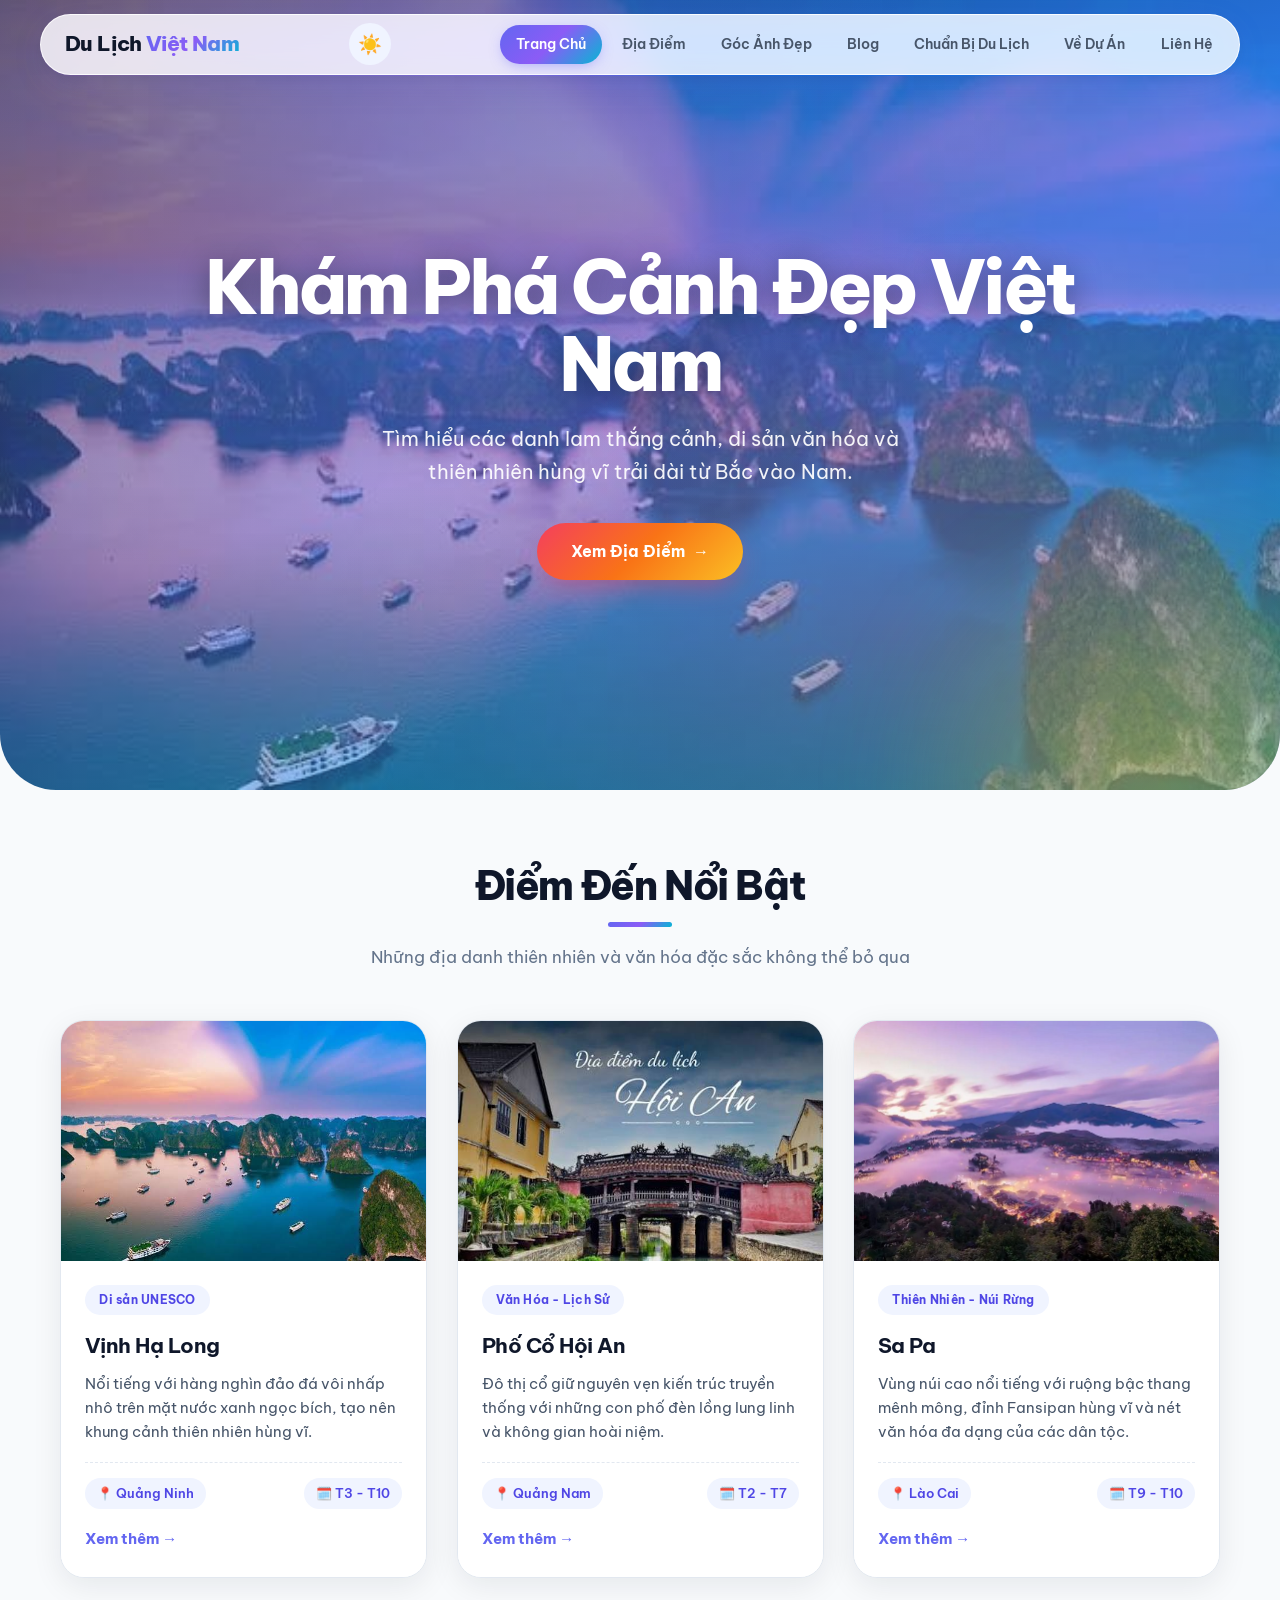
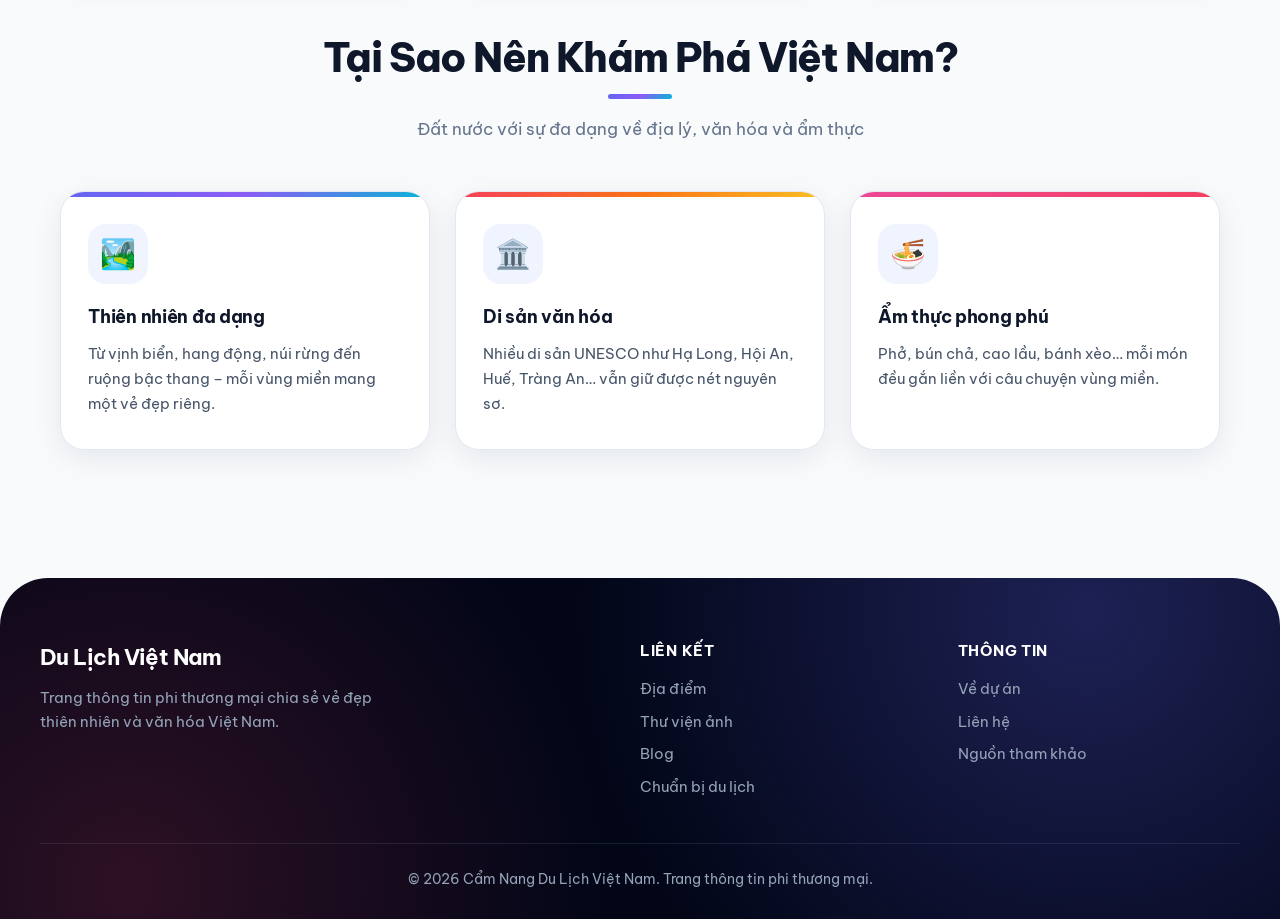
<file: index.html>
<!DOCTYPE html>
<html lang="vi">

<head>
    <meta charset="UTF-8">
    <meta name="viewport" content="width=device-width, initial-scale=1.0">
    <title>Khám Phá Vẻ Đẹp Việt Nam | Cẩm Nang Du Lịch</title>
    <link rel="preconnect" href="https://fonts.googleapis.com">
    <link rel="preconnect" href="https://fonts.gstatic.com" crossorigin>
    <link href="https://fonts.googleapis.com/css2?family=Be+Vietnam+Pro:wght@400;500;600;700;800&display=swap" rel="stylesheet">
    <script>
        (function(){var t=localStorage.getItem("theme");if(t==="dark"||(!t&&window.matchMedia("(prefers-color-scheme: dark)").matches)){document.documentElement.setAttribute("data-theme","dark");}})();
    </script>
    <link rel="stylesheet" href="css/style.css">
</head>

<body>
    <header>
        <nav class="navbar">
            <div class="logo">
                <a href="index.html">Du Lịch <span>Việt Nam</span></a>
            </div>
            <div class="nav-actions">
                <button class="theme-toggle" aria-label="Chuyển giao diện sáng/tối" onclick="toggleTheme()">
                    <span class="icon-sun">☀️</span>
                    <span class="icon-moon">🌙</span>
                </button>
                <button class="menu-toggle" aria-label="Mở menu" onclick="toggleMenu()">
                    <span></span><span></span><span></span>
                </button>
            </div>
            <ul class="nav-links">
                <li><a href="index.html" class="active">Trang Chủ</a></li>
                <li><a href="destinations.html">Địa Điểm</a></li>
                <li><a href="gallery.html">Góc Ảnh Đẹp</a></li>
                <li><a href="blog.html">Blog</a></li>
                <li><a href="tips.html">Chuẩn Bị Du Lịch</a></li>
                <li><a href="about.html">Về Dự Án</a></li>
                <li><a href="contact.html">Liên Hệ</a></li>
            </ul>
        </nav>
    </header>

    <section class="hero">
        <h1>Khám Phá Cảnh Đẹp Việt Nam</h1>
        <p>Tìm hiểu các danh lam thắng cảnh, di sản văn hóa và thiên nhiên hùng vĩ trải dài từ Bắc vào Nam.</p>
        <a href="destinations.html" class="btn">Xem Địa Điểm</a>
    </section>

    <main class="container">
        <div class="section-title">
            <h2>Điểm Đến Nổi Bật</h2>
            <p>Những địa danh thiên nhiên và văn hóa đặc sắc không thể bỏ qua</p>
        </div>

        <div class="grid-container">
            <article class="card">
                <img src="images/vinhhalong_1.jpg" alt="Vịnh Hạ Long">
                <div class="card-body">
                    <span class="badge">Di sản UNESCO</span>
                    <h3 class="card-title">Vịnh Hạ Long</h3>
                    <p class="card-text">Nổi tiếng với hàng nghìn đảo đá vôi nhấp nhô trên mặt nước xanh ngọc bích, tạo
                        nên khung cảnh thiên nhiên hùng vĩ.</p>
                    <div class="card-info">
                        <span>📍 Quảng Ninh</span>
                        <span>🗓️ T3 - T10</span>
                    </div>
                    <a href="destinations.html" class="card-link">Xem thêm →</a>
                </div>
            </article>

            <article class="card">
                <img src="images/phocohoian_1.jpg" alt="Phố Cổ Hội An">
                <div class="card-body">
                    <span class="badge">Văn Hóa - Lịch Sử</span>
                    <h3 class="card-title">Phố Cổ Hội An</h3>
                    <p class="card-text">Đô thị cổ giữ nguyên vẹn kiến trúc truyền thống với những con phố đèn lồng lung
                        linh và không gian hoài niệm.</p>
                    <div class="card-info">
                        <span>📍 Quảng Nam</span>
                        <span>🗓️ T2 - T7</span>
                    </div>
                    <a href="destinations.html" class="card-link">Xem thêm →</a>
                </div>
            </article>

            <article class="card">
                <img src="images/sapa_1.jpg" alt="Sa Pa">
                <div class="card-body">
                    <span class="badge">Thiên Nhiên - Núi Rừng</span>
                    <h3 class="card-title">Sa Pa</h3>
                    <p class="card-text">Vùng núi cao nổi tiếng với ruộng bậc thang mênh mông, đỉnh Fansipan hùng vĩ và
                        nét văn hóa đa dạng của các dân tộc.</p>
                    <div class="card-info">
                        <span>📍 Lào Cai</span>
                        <span>🗓️ T9 - T10</span>
                    </div>
                    <a href="destinations.html" class="card-link">Xem thêm →</a>
                </div>
            </article>
        </div>

        <div class="section-title" style="margin-top: 3.5rem;">
            <h2>Tại Sao Nên Khám Phá Việt Nam?</h2>
            <p>Đất nước với sự đa dạng về địa lý, văn hóa và ẩm thực</p>
        </div>

        <div class="tips-grid">
            <div class="tip-card">
                <div class="tip-icon">🏞️</div>
                <h3>Thiên nhiên đa dạng</h3>
                <p>Từ vịnh biển, hang động, núi rừng đến ruộng bậc thang – mỗi vùng miền mang một vẻ đẹp riêng.</p>
            </div>
            <div class="tip-card">
                <div class="tip-icon">🏛️</div>
                <h3>Di sản văn hóa</h3>
                <p>Nhiều di sản UNESCO như Hạ Long, Hội An, Huế, Tràng An… vẫn giữ được nét nguyên sơ.</p>
            </div>
            <div class="tip-card">
                <div class="tip-icon">🍜</div>
                <h3>Ẩm thực phong phú</h3>
                <p>Phở, bún chả, cao lầu, bánh xèo… mỗi món đều gắn liền với câu chuyện vùng miền.</p>
            </div>
        </div>
    </main>

    <footer>
        <div class="footer-content">
            <div class="footer-brand">
                <h3>Du Lịch Việt Nam</h3>
                <p>Trang thông tin phi thương mại chia sẻ vẻ đẹp thiên nhiên và văn hóa Việt Nam.</p>
            </div>
            <div class="footer-links">
                <h4>Liên kết</h4>
                <a href="destinations.html">Địa điểm</a>
                <a href="gallery.html">Thư viện ảnh</a>
                <a href="blog.html">Blog</a>
                <a href="tips.html">Chuẩn bị du lịch</a>
            </div>
            <div class="footer-links">
                <h4>Thông tin</h4>
                <a href="about.html">Về dự án</a>
                <a href="contact.html">Liên hệ</a>
                <a href="sources.html">Nguồn tham khảo</a>
            </div>
        </div>
        <div class="footer-bottom">
            <p>&copy; 2026 Cẩm Nang Du Lịch Việt Nam. Trang thông tin phi thương mại.</p>
        </div>
    </footer>
    <script>
        // Theme
        (function () {
            var saved = localStorage.getItem("theme");
            if (saved === "dark" || (!saved && window.matchMedia("(prefers-color-scheme: dark)").matches)) {
                document.documentElement.setAttribute("data-theme", "dark");
            }
        })();
        function toggleTheme() {
            var html = document.documentElement;
            var isDark = html.getAttribute("data-theme") === "dark";
            if (isDark) {
                html.removeAttribute("data-theme");
                localStorage.setItem("theme", "light");
            } else {
                html.setAttribute("data-theme", "dark");
                localStorage.setItem("theme", "dark");
            }
        }
        // Menu
        function toggleMenu() {
            var nav = document.querySelector(".nav-links");
            var btn = document.querySelector(".menu-toggle");
            nav.classList.toggle("open");
            btn.classList.toggle("active");
        }
        document.querySelectorAll(".nav-links a").forEach(function (link) {
            link.addEventListener("click", function () {
                document.querySelector(".nav-links").classList.remove("open");
                document.querySelector(".menu-toggle").classList.remove("active");
            });
        });
    </script>
</body>

</html>
</file>
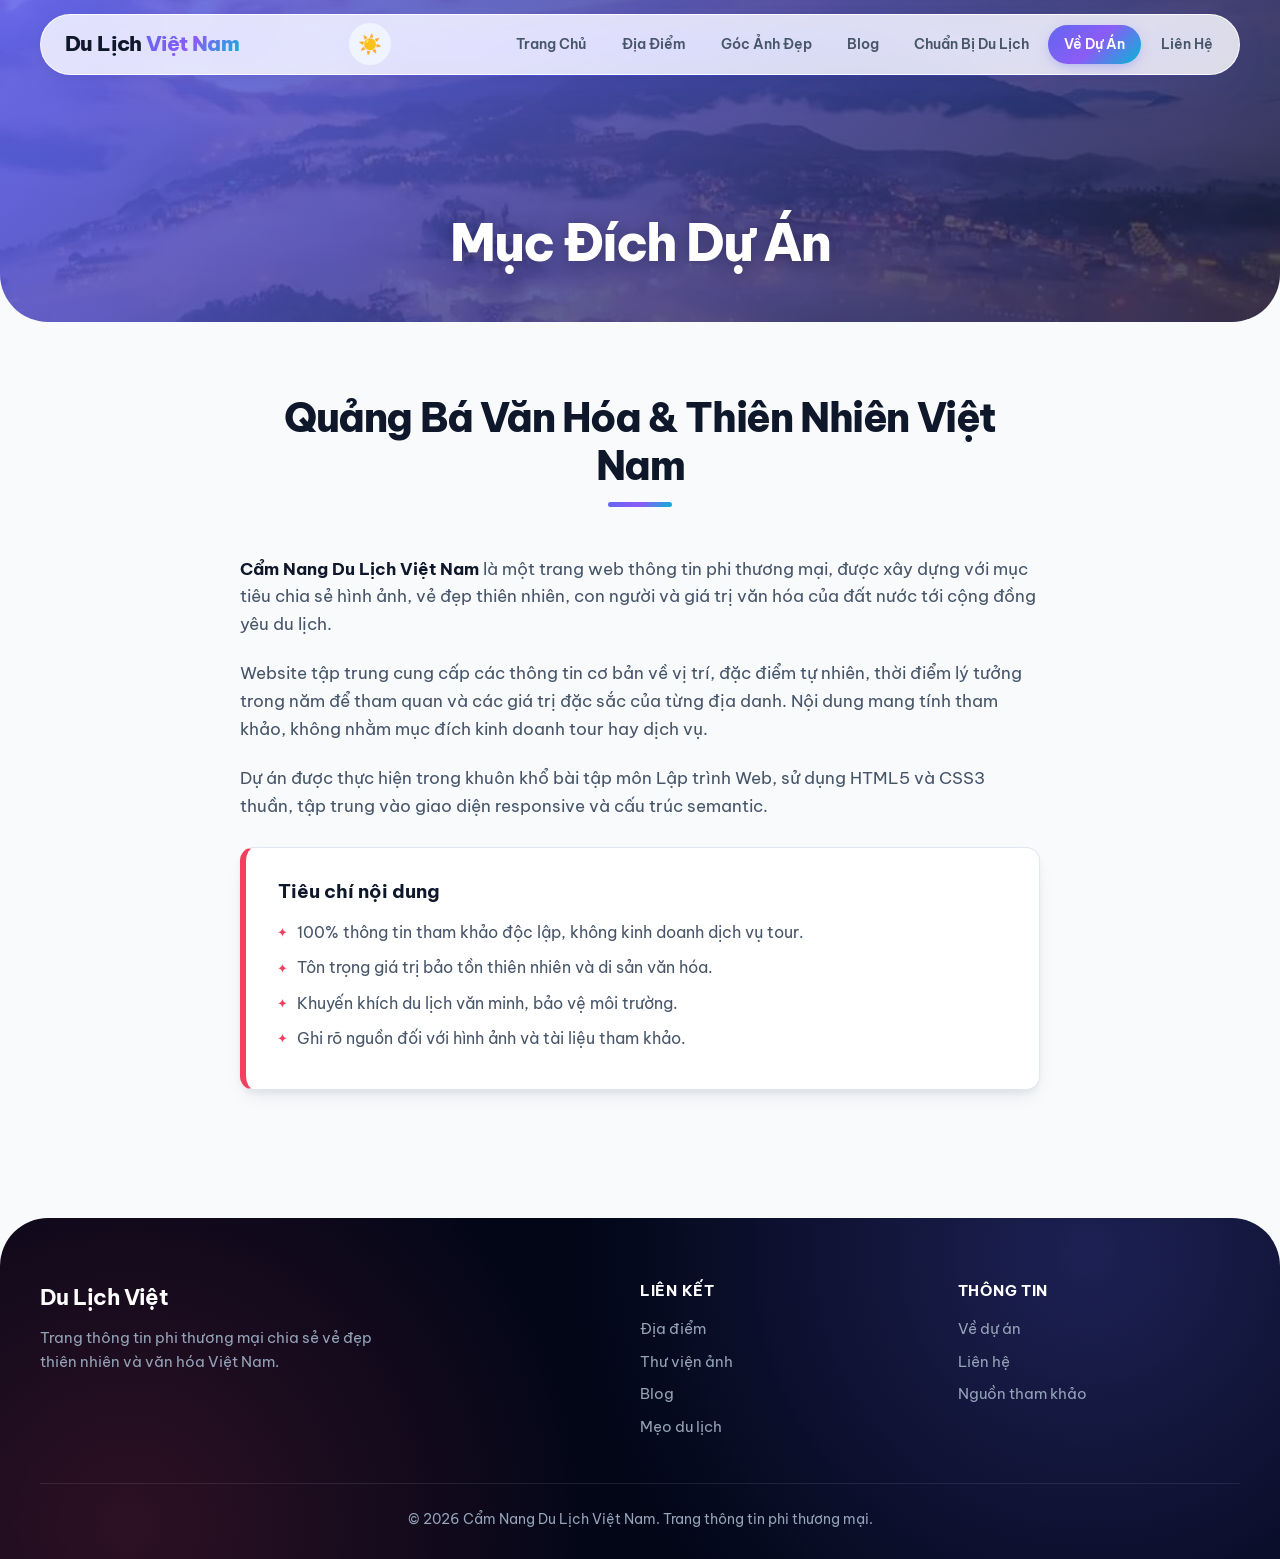
<file: about.html>
<!DOCTYPE html>
<html lang="vi">

<head>
    <meta charset="UTF-8">
    <meta name="viewport" content="width=device-width, initial-scale=1.0">
    <title>Về Dự Án | Cẩm Nang Việt Nam</title>
    <link rel="preconnect" href="https://fonts.googleapis.com">
    <link rel="preconnect" href="https://fonts.gstatic.com" crossorigin>
    <link href="https://fonts.googleapis.com/css2?family=Be+Vietnam+Pro:wght@400;500;600;700;800&display=swap" rel="stylesheet">
    <script>
        (function(){var t=localStorage.getItem("theme");if(t==="dark"||(!t&&window.matchMedia("(prefers-color-scheme: dark)").matches)){document.documentElement.setAttribute("data-theme","dark");}})();
    </script>
    <link rel="stylesheet" href="css/style.css">
</head>

<body>
    <header>
        <nav class="navbar">
            <div class="logo">
                <a href="index.html">Du Lịch <span>Việt Nam</span></a>
            </div>
            <div class="nav-actions">
                <button class="theme-toggle" aria-label="Chuyển giao diện sáng/tối" onclick="toggleTheme()">
                    <span class="icon-sun">☀️</span>
                    <span class="icon-moon">🌙</span>
                </button>
                <button class="menu-toggle" aria-label="Mở menu" onclick="toggleMenu()">
                    <span></span><span></span><span></span>
                </button>
            </div>
            <ul class="nav-links">
                <li><a href="index.html">Trang Chủ</a></li>
                <li><a href="destinations.html">Địa Điểm</a></li>
                <li><a href="gallery.html">Góc Ảnh Đẹp</a></li>
                <li><a href="blog.html">Blog</a></li>
                <li><a href="tips.html">Chuẩn Bị Du Lịch</a></li>
                <li><a href="about.html" class="active">Về Dự Án</a></li>
                <li><a href="contact.html">Liên Hệ</a></li>
            </ul>
        </nav>
    </header>

    <section class="page-banner">
        <h1>Mục Đích Dự Án</h1>
    </section>

    <main class="container">
        <div class="about-content">
            <div class="section-title">
                <h2>Quảng Bá Văn Hóa & Thiên Nhiên Việt Nam</h2>
            </div>

            <p class="about-text">
                <strong>Cẩm Nang Du Lịch Việt Nam</strong> là một trang web thông tin phi thương mại, được xây dựng với
                mục tiêu chia sẻ hình ảnh, vẻ đẹp thiên nhiên, con người và giá trị văn hóa của đất nước tới cộng đồng
                yêu du lịch.
            </p>

            <p class="about-text">
                Website tập trung cung cấp các thông tin cơ bản về vị trí, đặc điểm tự nhiên, thời điểm lý tưởng trong
                năm để tham quan và các giá trị đặc sắc của từng địa danh. Nội dung mang tính tham khảo, không nhằm mục
                đích kinh doanh tour hay dịch vụ.
            </p>

            <p class="about-text">
                Dự án được thực hiện trong khuôn khổ bài tập môn Lập trình Web, sử dụng HTML5 và CSS3 thuần, tập trung
                vào giao diện responsive và cấu trúc semantic.
            </p>

            <div class="about-box">
                <h3>Tiêu chí nội dung</h3>
                <ul>
                    <li>100% thông tin tham khảo độc lập, không kinh doanh dịch vụ tour.</li>
                    <li>Tôn trọng giá trị bảo tồn thiên nhiên và di sản văn hóa.</li>
                    <li>Khuyến khích du lịch văn minh, bảo vệ môi trường.</li>
                    <li>Ghi rõ nguồn đối với hình ảnh và tài liệu tham khảo.</li>
                </ul>
            </div>
        </div>
    </main>

    <footer>
        <div class="footer-content">
            <div class="footer-brand">
                <h3>Du Lịch Việt</h3>
                <p>Trang thông tin phi thương mại chia sẻ vẻ đẹp thiên nhiên và văn hóa Việt Nam.</p>
            </div>
            <div class="footer-links">
                <h4>Liên kết</h4>
                <a href="destinations.html">Địa điểm</a>
                <a href="gallery.html">Thư viện ảnh</a>
                <a href="blog.html">Blog</a>
                <a href="tips.html">Mẹo du lịch</a>
            </div>
            <div class="footer-links">
                <h4>Thông tin</h4>
                <a href="about.html">Về dự án</a>
                <a href="contact.html">Liên hệ</a>
                <a href="sources.html">Nguồn tham khảo</a>
            </div>
        </div>
        <div class="footer-bottom">
            <p>&copy; 2026 Cẩm Nang Du Lịch Việt Nam. Trang thông tin phi thương mại.</p>
        </div>
    </footer>
    <script>
        // Theme
        (function () {
            var saved = localStorage.getItem("theme");
            if (saved === "dark" || (!saved && window.matchMedia("(prefers-color-scheme: dark)").matches)) {
                document.documentElement.setAttribute("data-theme", "dark");
            }
        })();
        function toggleTheme() {
            var html = document.documentElement;
            var isDark = html.getAttribute("data-theme") === "dark";
            if (isDark) {
                html.removeAttribute("data-theme");
                localStorage.setItem("theme", "light");
            } else {
                html.setAttribute("data-theme", "dark");
                localStorage.setItem("theme", "dark");
            }
        }
        // Menu
        function toggleMenu() {
            var nav = document.querySelector(".nav-links");
            var btn = document.querySelector(".menu-toggle");
            nav.classList.toggle("open");
            btn.classList.toggle("active");
        }
        document.querySelectorAll(".nav-links a").forEach(function (link) {
            link.addEventListener("click", function () {
                document.querySelector(".nav-links").classList.remove("open");
                document.querySelector(".menu-toggle").classList.remove("active");
            });
        });
    </script>
</body>

</html>
</file>
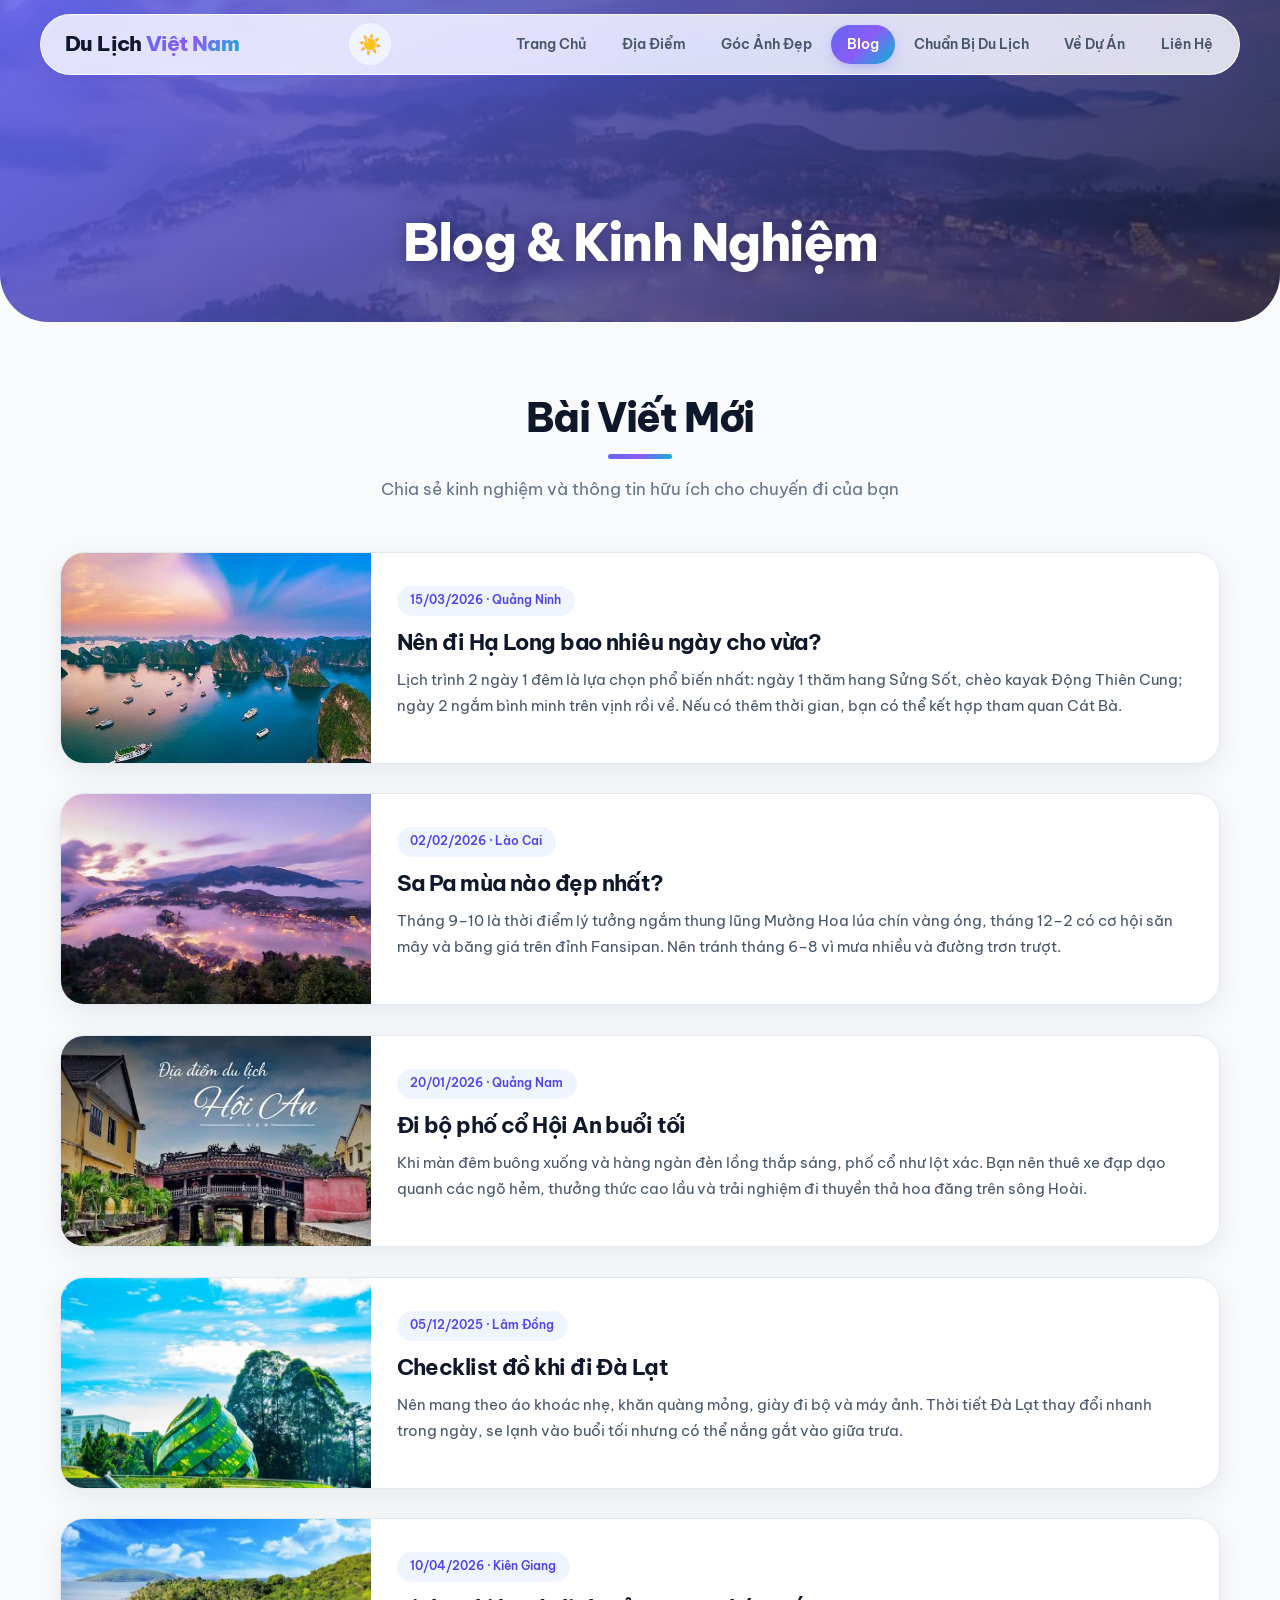
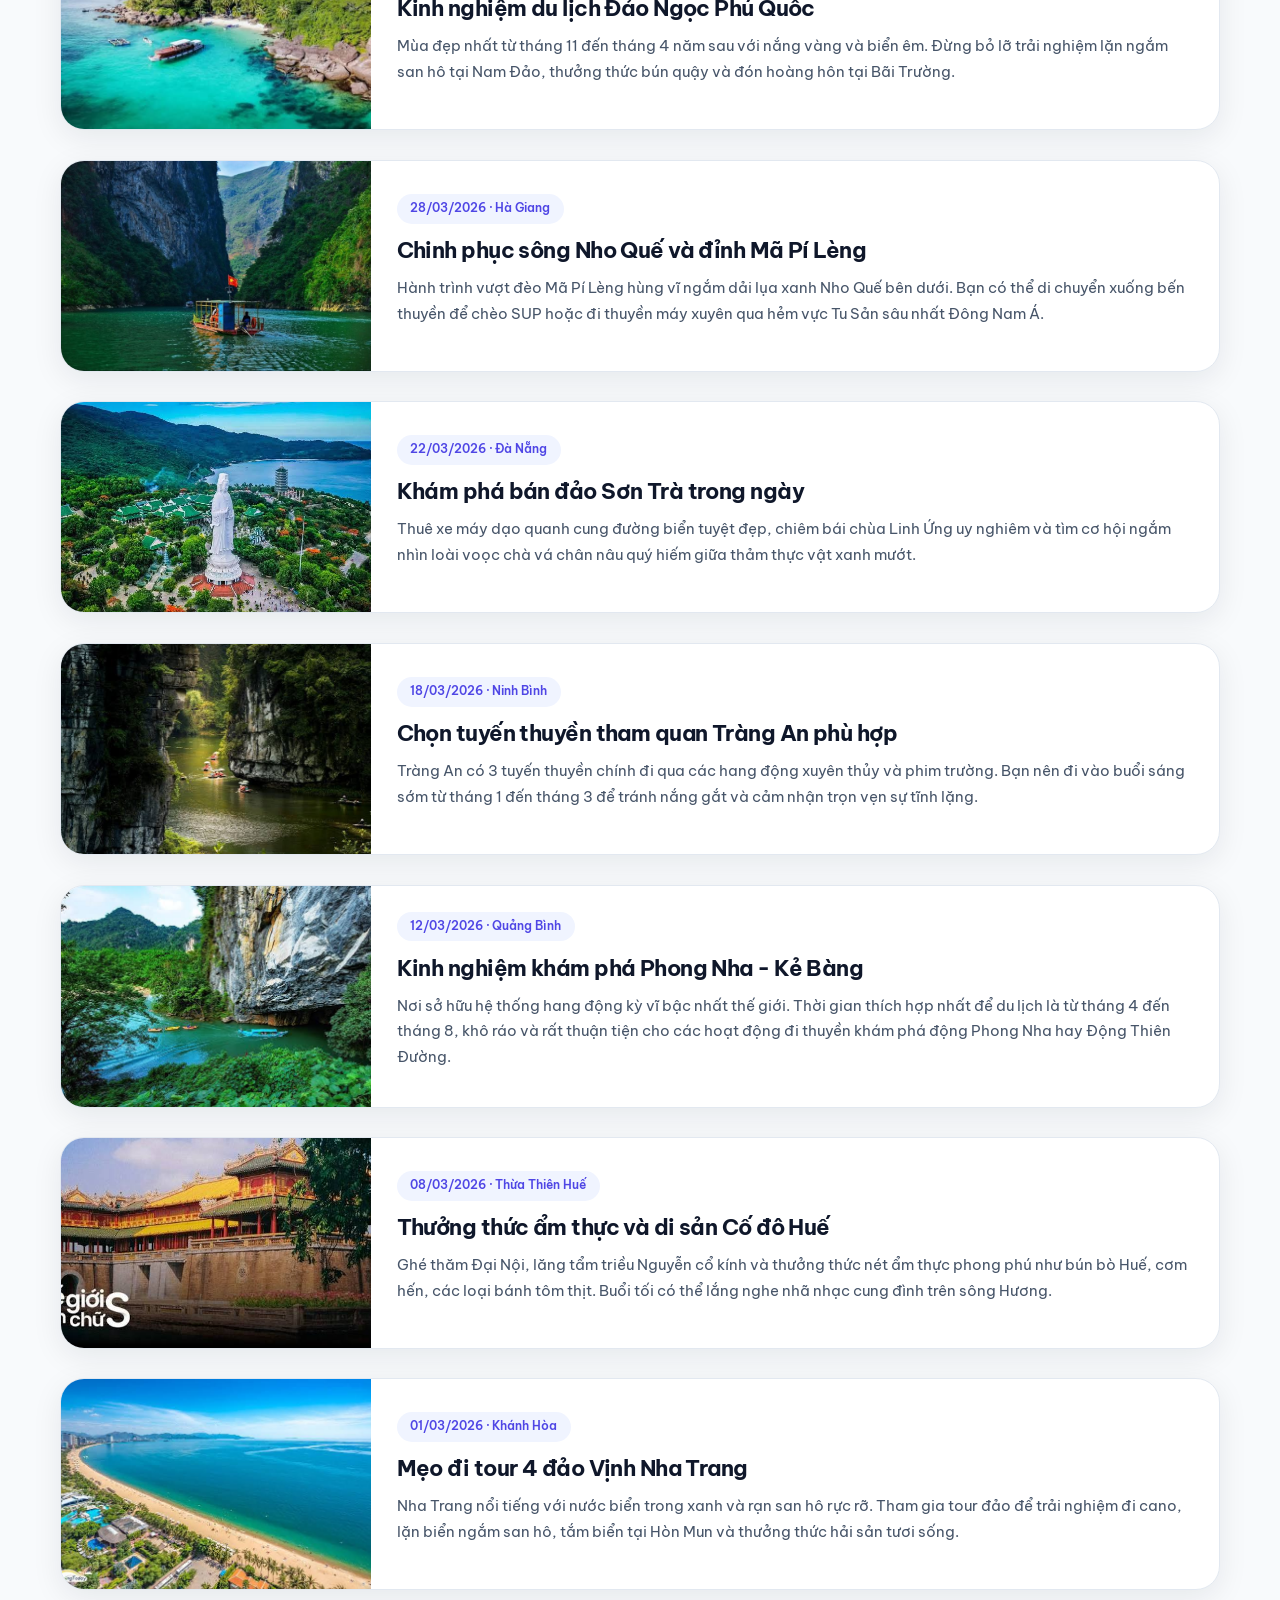
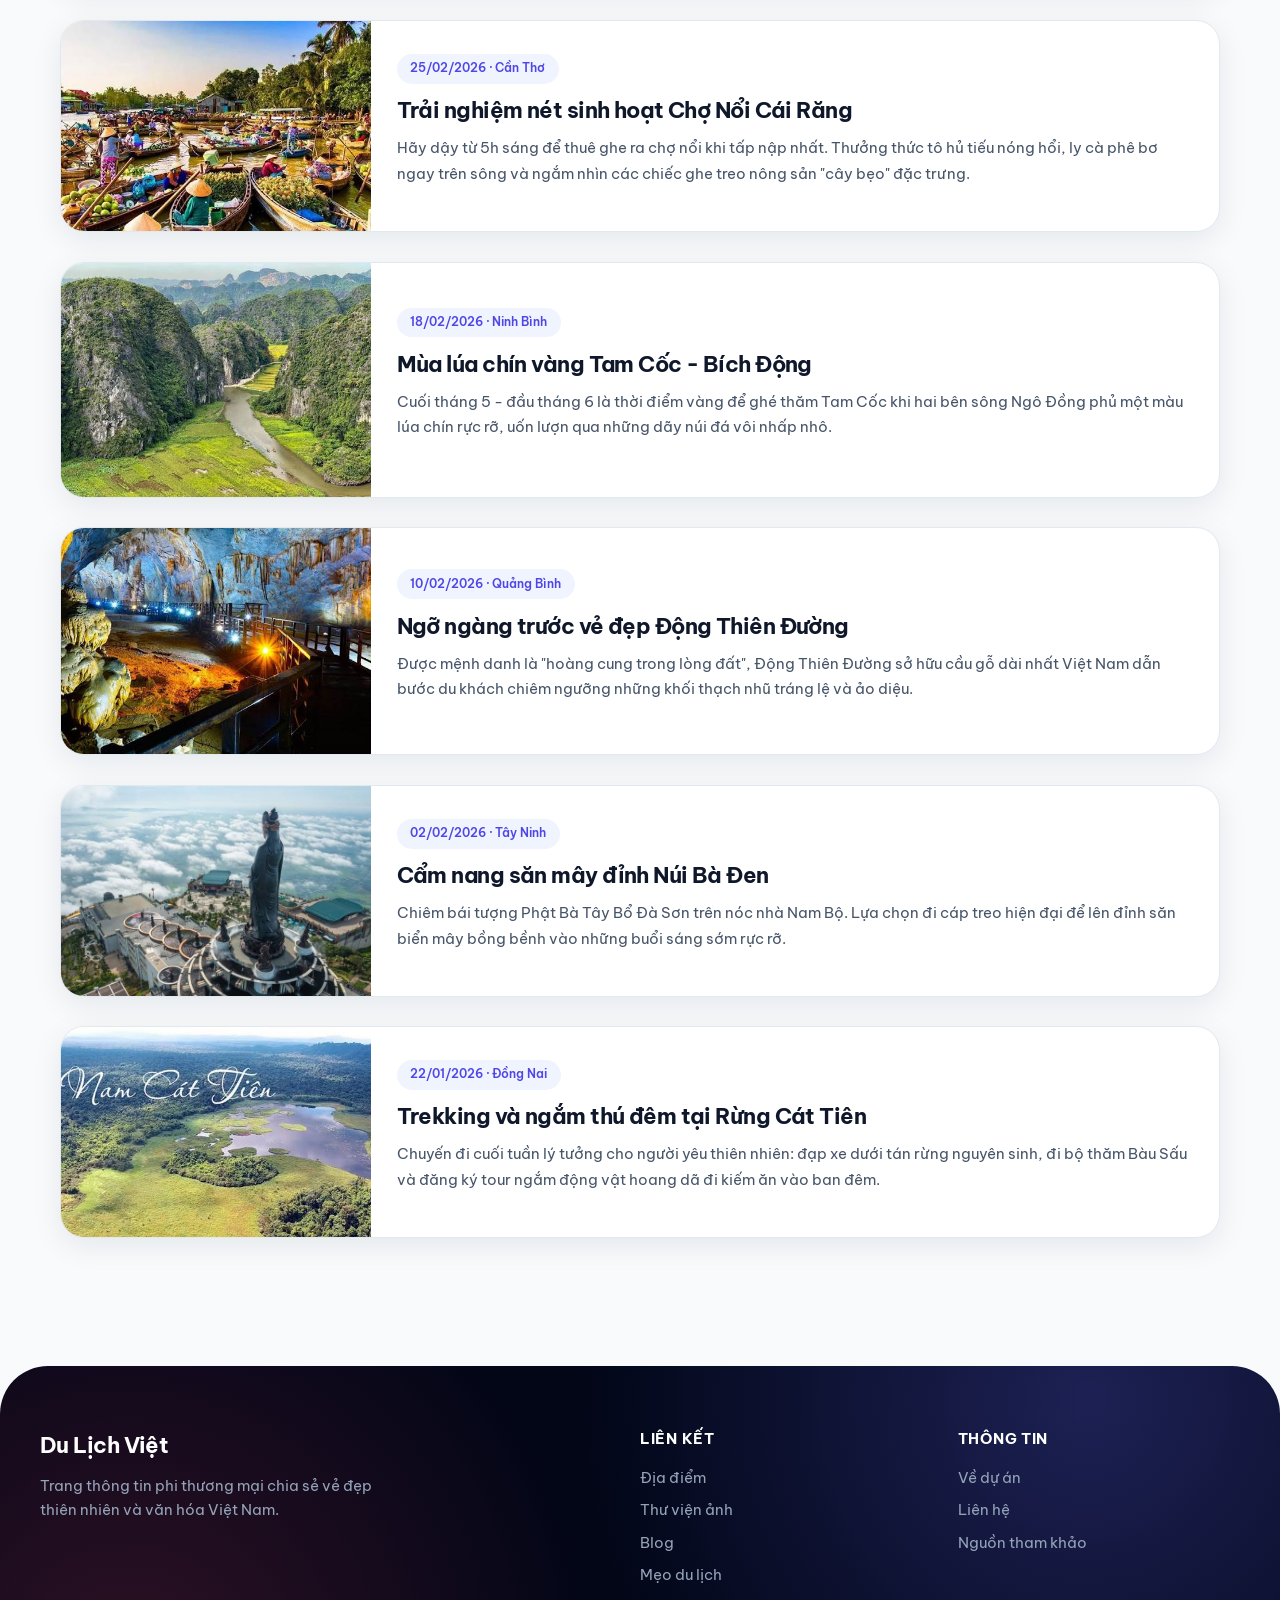
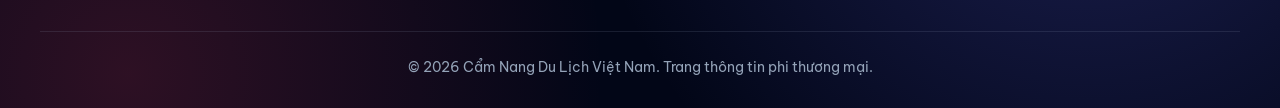
<file: blog.html>
<!DOCTYPE html>
<html lang="vi">

<head>
    <meta charset="UTF-8">
    <meta name="viewport" content="width=device-width, initial-scale=1.0">
    <title>Blog Du Lịch | Cẩm Nang Việt Nam</title>
    <link rel="preconnect" href="https://fonts.googleapis.com">
    <link rel="preconnect" href="https://fonts.gstatic.com" crossorigin>
    <link href="https://fonts.googleapis.com/css2?family=Be+Vietnam+Pro:wght@400;500;600;700;800&display=swap" rel="stylesheet">
    <script>
        (function(){var t=localStorage.getItem("theme");if(t==="dark"||(!t&&window.matchMedia("(prefers-color-scheme: dark)").matches)){document.documentElement.setAttribute("data-theme","dark");}})();
    </script>
    <link rel="stylesheet" href="css/style.css">
</head>

<body>
    <header>
        <nav class="navbar">
            <div class="logo">
                <a href="index.html">Du Lịch <span>Việt Nam</span></a>
            </div>
            <div class="nav-actions">
                <button class="theme-toggle" aria-label="Chuyển giao diện sáng/tối" onclick="toggleTheme()">
                    <span class="icon-sun">☀️</span>
                    <span class="icon-moon">🌙</span>
                </button>
                <button class="menu-toggle" aria-label="Mở menu" onclick="toggleMenu()">
                    <span></span><span></span><span></span>
                </button>
            </div>
            <ul class="nav-links">
                <li><a href="index.html">Trang Chủ</a></li>
                <li><a href="destinations.html">Địa Điểm</a></li>
                <li><a href="gallery.html">Góc Ảnh Đẹp</a></li>
                <li><a href="blog.html" class="active">Blog</a></li>
                <li><a href="tips.html">Chuẩn Bị Du Lịch</a></li>
                <li><a href="about.html">Về Dự Án</a></li>
                <li><a href="contact.html">Liên Hệ</a></li>
            </ul>
        </nav>
    </header>

    <section class="page-banner">
        <h1>Blog & Kinh Nghiệm</h1>
    </section>

    <main class="container">
        <div class="section-title">
            <h2>Bài Viết Mới</h2>
            <p>Chia sẻ kinh nghiệm và thông tin hữu ích cho chuyến đi của bạn</p>
        </div>

        <div class="blog-list">
            <!-- BÀI VIẾT ĐÃ CÓ (CẬP NHẬT NỘI DUNG) -->
            <article class="blog-card">
                <img src="images/vinhhalong_1.jpg" alt="Hạ Long">
                <div class="blog-body">
                    <div class="blog-meta">15/03/2026 · Quảng Ninh</div>
                    <h3 class="blog-title">Nên đi Hạ Long bao nhiêu ngày cho vừa?</h3>
                    <p class="blog-excerpt">Lịch trình 2 ngày 1 đêm là lựa chọn phổ biến nhất: ngày 1 thăm hang Sửng
                        Sốt, chèo kayak Động Thiên Cung; ngày 2 ngắm bình minh trên vịnh rồi về. Nếu có thêm thời gian,
                        bạn có thể kết hợp tham quan Cát Bà.</p>
                </div>
            </article>

            <article class="blog-card">
                <img src="images/sapa_1.jpg" alt="Sa Pa">
                <div class="blog-body">
                    <div class="blog-meta">02/02/2026 · Lào Cai</div>
                    <h3 class="blog-title">Sa Pa mùa nào đẹp nhất?</h3>
                    <p class="blog-excerpt">Tháng 9–10 là thời điểm lý tưởng ngắm thung lũng Mường Hoa lúa chín vàng
                        óng, tháng 12–2 có cơ hội săn mây và băng giá trên đỉnh Fansipan. Nên tránh tháng 6–8 vì mưa
                        nhiều và đường trơn trượt.</p>
                </div>
            </article>

            <article class="blog-card">
                <img src="images/phocohoian_1.jpg" alt="Hội An">
                <div class="blog-body">
                    <div class="blog-meta">20/01/2026 · Quảng Nam</div>
                    <h3 class="blog-title">Đi bộ phố cổ Hội An buổi tối</h3>
                    <p class="blog-excerpt">Khi màn đêm buông xuống và hàng ngàn đèn lồng thắp sáng, phố cổ như lột xác.
                        Bạn nên thuê xe đạp dạo quanh các ngõ hẻm, thưởng thức cao lầu và trải nghiệm đi thuyền thả hoa
                        đăng trên sông Hoài.</p>
                </div>
            </article>

            <article class="blog-card">
                <img src="images/dalat_1.png" alt="Đà Lạt">
                <div class="blog-body">
                    <div class="blog-meta">05/12/2025 · Lâm Đồng</div>
                    <h3 class="blog-title">Checklist đồ khi đi Đà Lạt</h3>
                    <p class="blog-excerpt">Nên mang theo áo khoác nhẹ, khăn quàng mỏng, giày đi bộ và máy ảnh. Thời
                        tiết Đà Lạt thay đổi nhanh trong ngày, se lạnh vào buổi tối nhưng có thể nắng gắt vào giữa trưa.
                    </p>
                </div>
            </article>

            <!-- BÀI VIẾT BỔ SUNG NỘI DUNG CÒN THIẾU -->
            <article class="blog-card">
                <img src="images/phuquoc_1.jpg" alt="Phú Quốc">
                <div class="blog-body">
                    <div class="blog-meta">10/04/2026 · Kiên Giang</div>
                    <h3 class="blog-title">Kinh nghiệm du lịch Đảo Ngọc Phú Quốc</h3>
                    <p class="blog-excerpt">Mùa đẹp nhất từ tháng 11 đến tháng 4 năm sau với nắng vàng và biển êm. Đừng
                        bỏ lỡ trải nghiệm lặn ngắm san hô tại Nam Đảo, thưởng thức bún quậy và đón hoàng hôn tại Bãi
                        Trường.</p>
                </div>
            </article>

            <article class="blog-card">
                <img src="images/song-nho-que_1.jpg" alt="Sông Nho Quế">
                <div class="blog-body">
                    <div class="blog-meta">28/03/2026 · Hà Giang</div>
                    <h3 class="blog-title">Chinh phục sông Nho Quế và đỉnh Mã Pí Lèng</h3>
                    <p class="blog-excerpt">Hành trình vượt đèo Mã Pí Lèng hùng vĩ ngắm dải lụa xanh Nho Quế bên dưới.
                        Bạn có thể di chuyển xuống bến thuyền để chèo SUP hoặc đi thuyền máy xuyên qua hẻm vực Tu Sản
                        sâu nhất Đông Nam Á.</p>
                </div>
            </article>

            <article class="blog-card">
                <img src="images/ban-dao-son-tra_1.jpg" alt="Bán Đảo Sơn Trà">
                <div class="blog-body">
                    <div class="blog-meta">22/03/2026 · Đà Nẵng</div>
                    <h3 class="blog-title">Khám phá bán đảo Sơn Trà trong ngày</h3>
                    <p class="blog-excerpt">Thuê xe máy dạo quanh cung đường biển tuyệt đẹp, chiêm bái chùa Linh Ứng uy
                        nghiêm và tìm cơ hội ngắm nhìn loài voọc chà vá chân nâu quý hiếm giữa thảm thực vật xanh mướt.
                    </p>
                </div>
            </article>

            <article class="blog-card">
                <img src="images/trangan_1.jpg" alt="Tràng An">
                <div class="blog-body">
                    <div class="blog-meta">18/03/2026 · Ninh Bình</div>
                    <h3 class="blog-title">Chọn tuyến thuyền tham quan Tràng An phù hợp</h3>
                    <p class="blog-excerpt">Tràng An có 3 tuyến thuyền chính đi qua các hang động xuyên thủy và phim
                        trường. Bạn nên đi vào buổi sáng sớm từ tháng 1 đến tháng 3 để tránh nắng gắt và cảm nhận trọn
                        vẹn sự tĩnh lặng.</p>
                </div>
            </article>

            <article class="blog-card">
                <img src="images/phongnha_1.jpg" alt="Phong Nha Kẻ Bàng">
                <div class="blog-body">
                    <div class="blog-meta">12/03/2026 · Quảng Bình</div>
                    <h3 class="blog-title">Kinh nghiệm khám phá Phong Nha - Kẻ Bàng</h3>
                    <p class="blog-excerpt">Nơi sở hữu hệ thống hang động kỳ vĩ bậc nhất thế giới. Thời gian thích hợp
                        nhất để du lịch là từ tháng 4 đến tháng 8, khô ráo và rất thuận tiện cho các hoạt động đi thuyền
                        khám phá động Phong Nha hay Động Thiên Đường.</p>
                </div>
            </article>

            <article class="blog-card">
                <img src="images/hue_1.jpg" alt="Cố đô Huế">
                <div class="blog-body">
                    <div class="blog-meta">08/03/2026 · Thừa Thiên Huế</div>
                    <h3 class="blog-title">Thưởng thức ẩm thực và di sản Cố đô Huế</h3>
                    <p class="blog-excerpt">Ghé thăm Đại Nội, lăng tẩm triều Nguyễn cổ kính và thưởng thức nét ẩm thực
                        phong phú như bún bò Huế, cơm hến, các loại bánh tôm thịt. Buổi tối có thể lắng nghe nhã nhạc
                        cung đình trên sông Hương.</p>
                </div>
            </article>

            <article class="blog-card">
                <img src="images/nhatrang_1.jpg" alt="Vịnh Nha Trang">
                <div class="blog-body">
                    <div class="blog-meta">01/03/2026 · Khánh Hòa</div>
                    <h3 class="blog-title">Mẹo đi tour 4 đảo Vịnh Nha Trang</h3>
                    <p class="blog-excerpt">Nha Trang nổi tiếng với nước biển trong xanh và rạn san hô rực rỡ. Tham gia
                        tour đảo để trải nghiệm đi cano, lặn biển ngắm san hô, tắm biển tại Hòn Mun và thưởng thức hải
                        sản tươi sống.</p>
                </div>
            </article>

            <article class="blog-card">
                <img src="images/chonoicairang_1.jpg" alt="Chợ Nổi Cái Răng">
                <div class="blog-body">
                    <div class="blog-meta">25/02/2026 · Cần Thơ</div>
                    <h3 class="blog-title">Trải nghiệm nét sinh hoạt Chợ Nổi Cái Răng</h3>
                    <p class="blog-excerpt">Hãy dậy từ 5h sáng để thuê ghe ra chợ nổi khi tấp nập nhất. Thưởng thức tô
                        hủ tiếu nóng hổi, ly cà phê bơ ngay trên sông và ngắm nhìn các chiếc ghe treo nông sản "cây bẹo"
                        đặc trưng.</p>
                </div>
            </article>

            <article class="blog-card">
                <img src="images/tamcocbichdong_1.jpg" alt="Tam Cốc Bích Động">
                <div class="blog-body">
                    <div class="blog-meta">18/02/2026 · Ninh Bình</div>
                    <h3 class="blog-title">Mùa lúa chín vàng Tam Cốc - Bích Động</h3>
                    <p class="blog-excerpt">Cuối tháng 5 - đầu tháng 6 là thời điểm vàng để ghé thăm Tam Cốc khi hai bên
                        sông Ngô Đồng phủ một màu lúa chín rực rỡ, uốn lượn qua những dãy núi đá vôi nhấp nhô.</p>
                </div>
            </article>

            <article class="blog-card">
                <img src="images/dongthienduong_1.jpg" alt="Động Thiên Đường">
                <div class="blog-body">
                    <div class="blog-meta">10/02/2026 · Quảng Bình</div>
                    <h3 class="blog-title">Ngỡ ngàng trước vẻ đẹp Động Thiên Đường</h3>
                    <p class="blog-excerpt">Được mệnh danh là "hoàng cung trong lòng đất", Động Thiên Đường sở hữu cầu
                        gỗ dài nhất Việt Nam dẫn bước du khách chiêm ngưỡng những khối thạch nhũ tráng lệ và ảo diệu.
                    </p>
                </div>
            </article>

            <article class="blog-card">
                <img src="images/nuibaden_1.jpg" alt="Núi Bà Đen">
                <div class="blog-body">
                    <div class="blog-meta">02/02/2026 · Tây Ninh</div>
                    <h3 class="blog-title">Cẩm nang săn mây đỉnh Núi Bà Đen</h3>
                    <p class="blog-excerpt">Chiêm bái tượng Phật Bà Tây Bổ Đà Sơn trên nóc nhà Nam Bộ. Lựa chọn đi cáp
                        treo hiện đại để lên đỉnh săn biển mây bồng bềnh vào những buổi sáng sớm rực rỡ.</p>
                </div>
            </article>

            <article class="blog-card">
                <img src="images/vuonquocgiacattien_1.jpg" alt="Vườn Quốc Gia Cát Tiên">
                <div class="blog-body">
                    <div class="blog-meta">22/01/2026 · Đồng Nai</div>
                    <h3 class="blog-title">Trekking và ngắm thú đêm tại Rừng Cát Tiên</h3>
                    <p class="blog-excerpt">Chuyến đi cuối tuần lý tưởng cho người yêu thiên nhiên: đạp xe dưới tán rừng
                        nguyên sinh, đi bộ thăm Bàu Sấu và đăng ký tour ngắm động vật hoang dã đi kiếm ăn vào ban đêm.
                    </p>
                </div>
            </article>
        </div>
    </main>

    <footer>
        <div class="footer-content">
            <div class="footer-brand">
                <h3>Du Lịch Việt</h3>
                <p>Trang thông tin phi thương mại chia sẻ vẻ đẹp thiên nhiên và văn hóa Việt Nam.</p>
            </div>
            <div class="footer-links">
                <h4>Liên kết</h4>
                <a href="destinations.html">Địa điểm</a>
                <a href="gallery.html">Thư viện ảnh</a>
                <a href="blog.html">Blog</a>
                <a href="tips.html">Mẹo du lịch</a>
            </div>
            <div class="footer-links">
                <h4>Thông tin</h4>
                <a href="about.html">Về dự án</a>
                <a href="contact.html">Liên hệ</a>
                <a href="sources.html">Nguồn tham khảo</a>
            </div>
        </div>
        <div class="footer-bottom">
            <p>&copy; 2026 Cẩm Nang Du Lịch Việt Nam. Trang thông tin phi thương mại.</p>
        </div>
    </footer>
    <script>
        // Theme
        (function () {
            var saved = localStorage.getItem("theme");
            if (saved === "dark" || (!saved && window.matchMedia("(prefers-color-scheme: dark)").matches)) {
                document.documentElement.setAttribute("data-theme", "dark");
            }
        })();
        function toggleTheme() {
            var html = document.documentElement;
            var isDark = html.getAttribute("data-theme") === "dark";
            if (isDark) {
                html.removeAttribute("data-theme");
                localStorage.setItem("theme", "light");
            } else {
                html.setAttribute("data-theme", "dark");
                localStorage.setItem("theme", "dark");
            }
        }
        // Menu
        function toggleMenu() {
            var nav = document.querySelector(".nav-links");
            var btn = document.querySelector(".menu-toggle");
            nav.classList.toggle("open");
            btn.classList.toggle("active");
        }
        document.querySelectorAll(".nav-links a").forEach(function (link) {
            link.addEventListener("click", function () {
                document.querySelector(".nav-links").classList.remove("open");
                document.querySelector(".menu-toggle").classList.remove("active");
            });
        });
    </script>
</body>

</html>
</file>
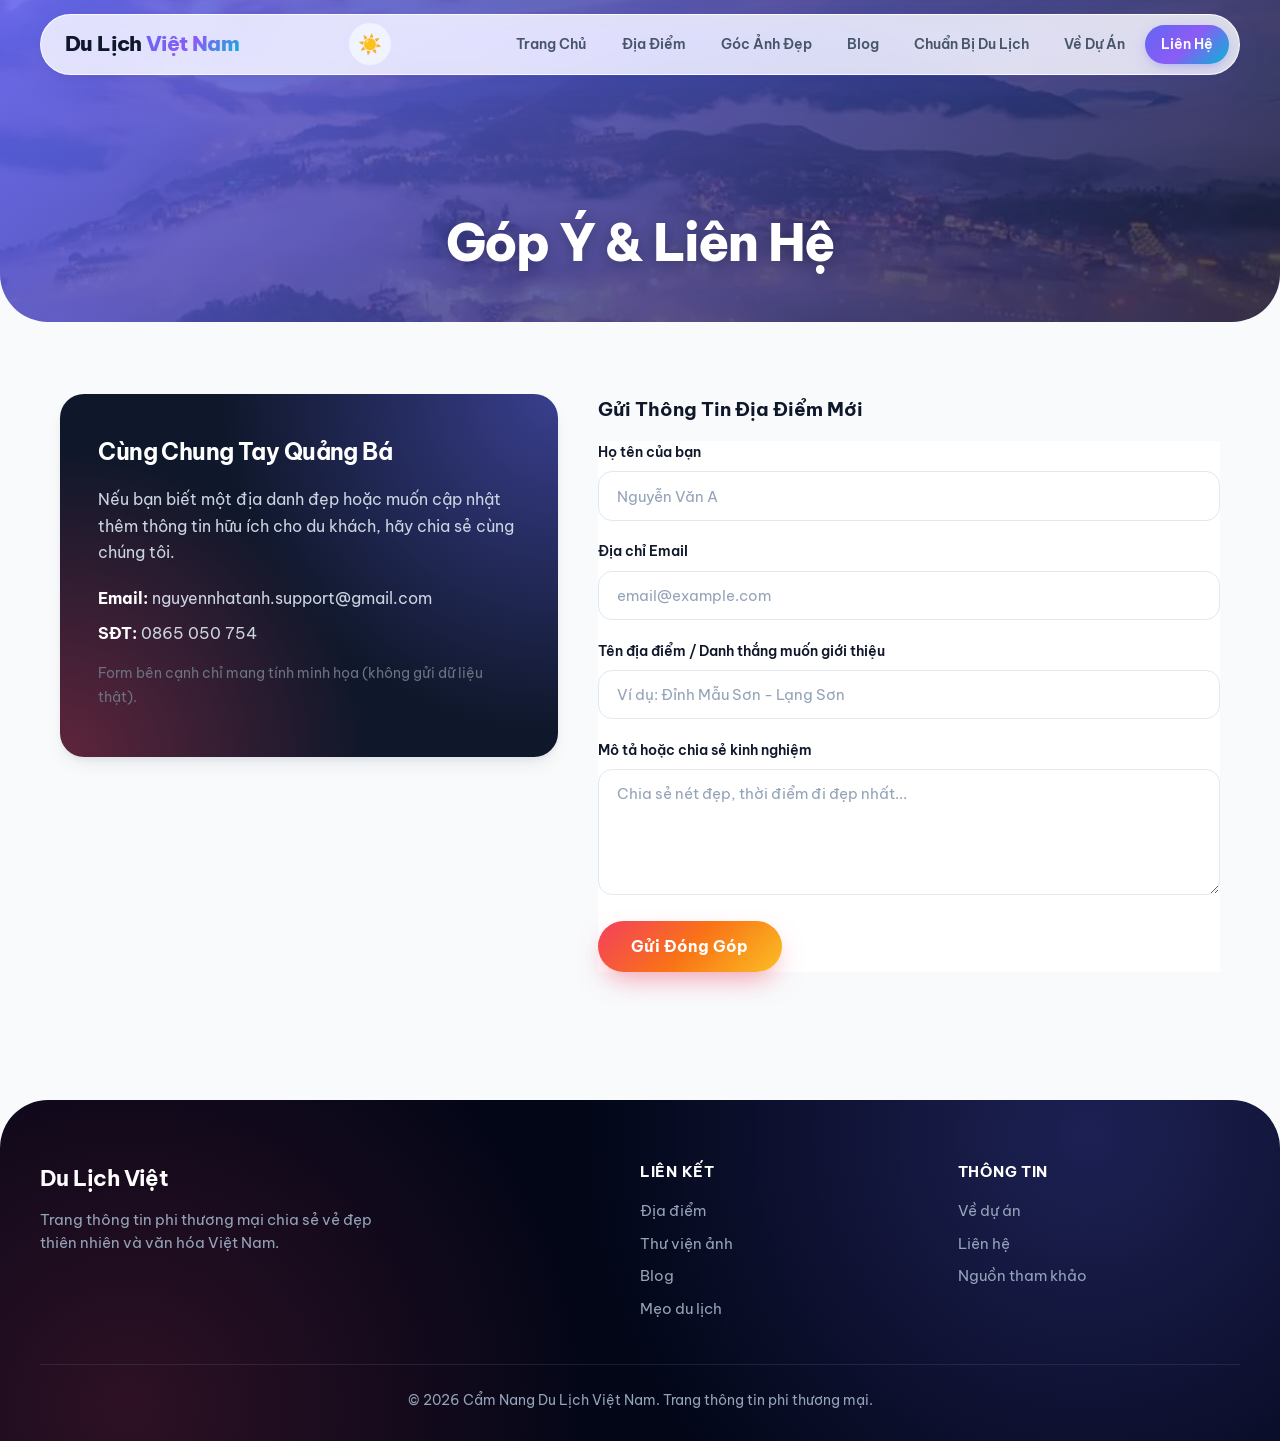
<file: contact.html>
<!DOCTYPE html>
<html lang="vi">

<head>
    <meta charset="UTF-8">
    <meta name="viewport" content="width=device-width, initial-scale=1.0">
    <title>Liên Hệ | Cẩm Nang Việt Nam</title>
    <link rel="preconnect" href="https://fonts.googleapis.com">
    <link rel="preconnect" href="https://fonts.gstatic.com" crossorigin>
    <link href="https://fonts.googleapis.com/css2?family=Be+Vietnam+Pro:wght@400;500;600;700;800&display=swap" rel="stylesheet">
    <script>
        (function(){var t=localStorage.getItem("theme");if(t==="dark"||(!t&&window.matchMedia("(prefers-color-scheme: dark)").matches)){document.documentElement.setAttribute("data-theme","dark");}})();
    </script>
    <link rel="stylesheet" href="css/style.css">
</head>

<body>
    <header>
        <nav class="navbar">
            <div class="logo">
                <a href="index.html">Du Lịch <span>Việt Nam</span></a>
            </div>
            <div class="nav-actions">
                <button class="theme-toggle" aria-label="Chuyển giao diện sáng/tối" onclick="toggleTheme()">
                    <span class="icon-sun">☀️</span>
                    <span class="icon-moon">🌙</span>
                </button>
                <button class="menu-toggle" aria-label="Mở menu" onclick="toggleMenu()">
                    <span></span><span></span><span></span>
                </button>
            </div>
            <ul class="nav-links">
                <li><a href="index.html">Trang Chủ</a></li>
                <li><a href="destinations.html">Địa Điểm</a></li>
                <li><a href="gallery.html">Góc Ảnh Đẹp</a></li>
                <li><a href="blog.html">Blog</a></li>
                <li><a href="tips.html">Chuẩn Bị Du Lịch</a></li>
                <li><a href="about.html">Về Dự Án</a></li>
                <li><a href="contact.html" class="active">Liên Hệ</a></li>
            </ul>
        </nav>
    </header>

    <section class="page-banner">
        <h1>Góp Ý & Liên Hệ</h1>
    </section>

    <main class="container">
        <div class="contact-wrapper">
            <div class="contact-info">
                <h3>Cùng Chung Tay Quảng Bá</h3>
                <p>Nếu bạn biết một địa danh đẹp hoặc muốn cập nhật thêm thông tin hữu ích cho du khách, hãy chia sẻ
                    cùng chúng tôi.</p>
                <p style="margin-top:1.2rem;"><strong>Email:</strong> nguyennhatanh.support@gmail.com</p>
                <p><strong>SĐT:</strong> 0865 050 754</p>
                <p style="margin-top:1rem; font-size:0.9rem; color:#6b7280;">Form bên cạnh chỉ mang tính minh họa (không
                    gửi dữ liệu thật).</p>
            </div>

            <div>
                <h3 style="margin-bottom:1rem; color:var(--dark);">Gửi Thông Tin Địa Điểm Mới</h3>
                <form action="#" method="post" class="contact-form"
                    onsubmit="event.preventDefault(); alert('Cảm ơn bạn đã đóng góp thông tin!');">
                    <div class="form-group">
                        <label for="name">Họ tên của bạn</label>
                        <input type="text" id="name" name="name" placeholder="Nguyễn Văn A" required>
                    </div>
                    <div class="form-group">
                        <label for="email">Địa chỉ Email</label>
                        <input type="email" id="email" name="email" placeholder="email@example.com" required>
                    </div>
                    <div class="form-group">
                        <label for="location">Tên địa điểm / Danh thắng muốn giới thiệu</label>
                        <input type="text" id="location" name="location" placeholder="Ví dụ: Đỉnh Mẫu Sơn - Lạng Sơn"
                            required>
                    </div>
                    <div class="form-group">
                        <label for="content">Mô tả hoặc chia sẻ kinh nghiệm</label>
                        <textarea id="content" name="content" rows="5"
                            placeholder="Chia sẻ nét đẹp, thời điểm đi đẹp nhất..." required></textarea>
                    </div>
                    <button type="submit" class="btn">Gửi Đóng Góp</button>
                </form>
            </div>
        </div>
    </main>

    <footer>
        <div class="footer-content">
            <div class="footer-brand">
                <h3>Du Lịch Việt</h3>
                <p>Trang thông tin phi thương mại chia sẻ vẻ đẹp thiên nhiên và văn hóa Việt Nam.</p>
            </div>
            <div class="footer-links">
                <h4>Liên kết</h4>
                <a href="destinations.html">Địa điểm</a>
                <a href="gallery.html">Thư viện ảnh</a>
                <a href="blog.html">Blog</a>
                <a href="tips.html">Mẹo du lịch</a>
            </div>
            <div class="footer-links">
                <h4>Thông tin</h4>
                <a href="about.html">Về dự án</a>
                <a href="contact.html">Liên hệ</a>
                <a href="sources.html">Nguồn tham khảo</a>
            </div>
        </div>
        <div class="footer-bottom">
            <p>&copy; 2026 Cẩm Nang Du Lịch Việt Nam. Trang thông tin phi thương mại.</p>
        </div>
    </footer>
    <script>
        // Theme
        (function () {
            var saved = localStorage.getItem("theme");
            if (saved === "dark" || (!saved && window.matchMedia("(prefers-color-scheme: dark)").matches)) {
                document.documentElement.setAttribute("data-theme", "dark");
            }
        })();
        function toggleTheme() {
            var html = document.documentElement;
            var isDark = html.getAttribute("data-theme") === "dark";
            if (isDark) {
                html.removeAttribute("data-theme");
                localStorage.setItem("theme", "light");
            } else {
                html.setAttribute("data-theme", "dark");
                localStorage.setItem("theme", "dark");
            }
        }
        // Menu
        function toggleMenu() {
            var nav = document.querySelector(".nav-links");
            var btn = document.querySelector(".menu-toggle");
            nav.classList.toggle("open");
            btn.classList.toggle("active");
        }
        document.querySelectorAll(".nav-links a").forEach(function (link) {
            link.addEventListener("click", function () {
                document.querySelector(".nav-links").classList.remove("open");
                document.querySelector(".menu-toggle").classList.remove("active");
            });
        });
    </script>
</body>

</html>
</file>
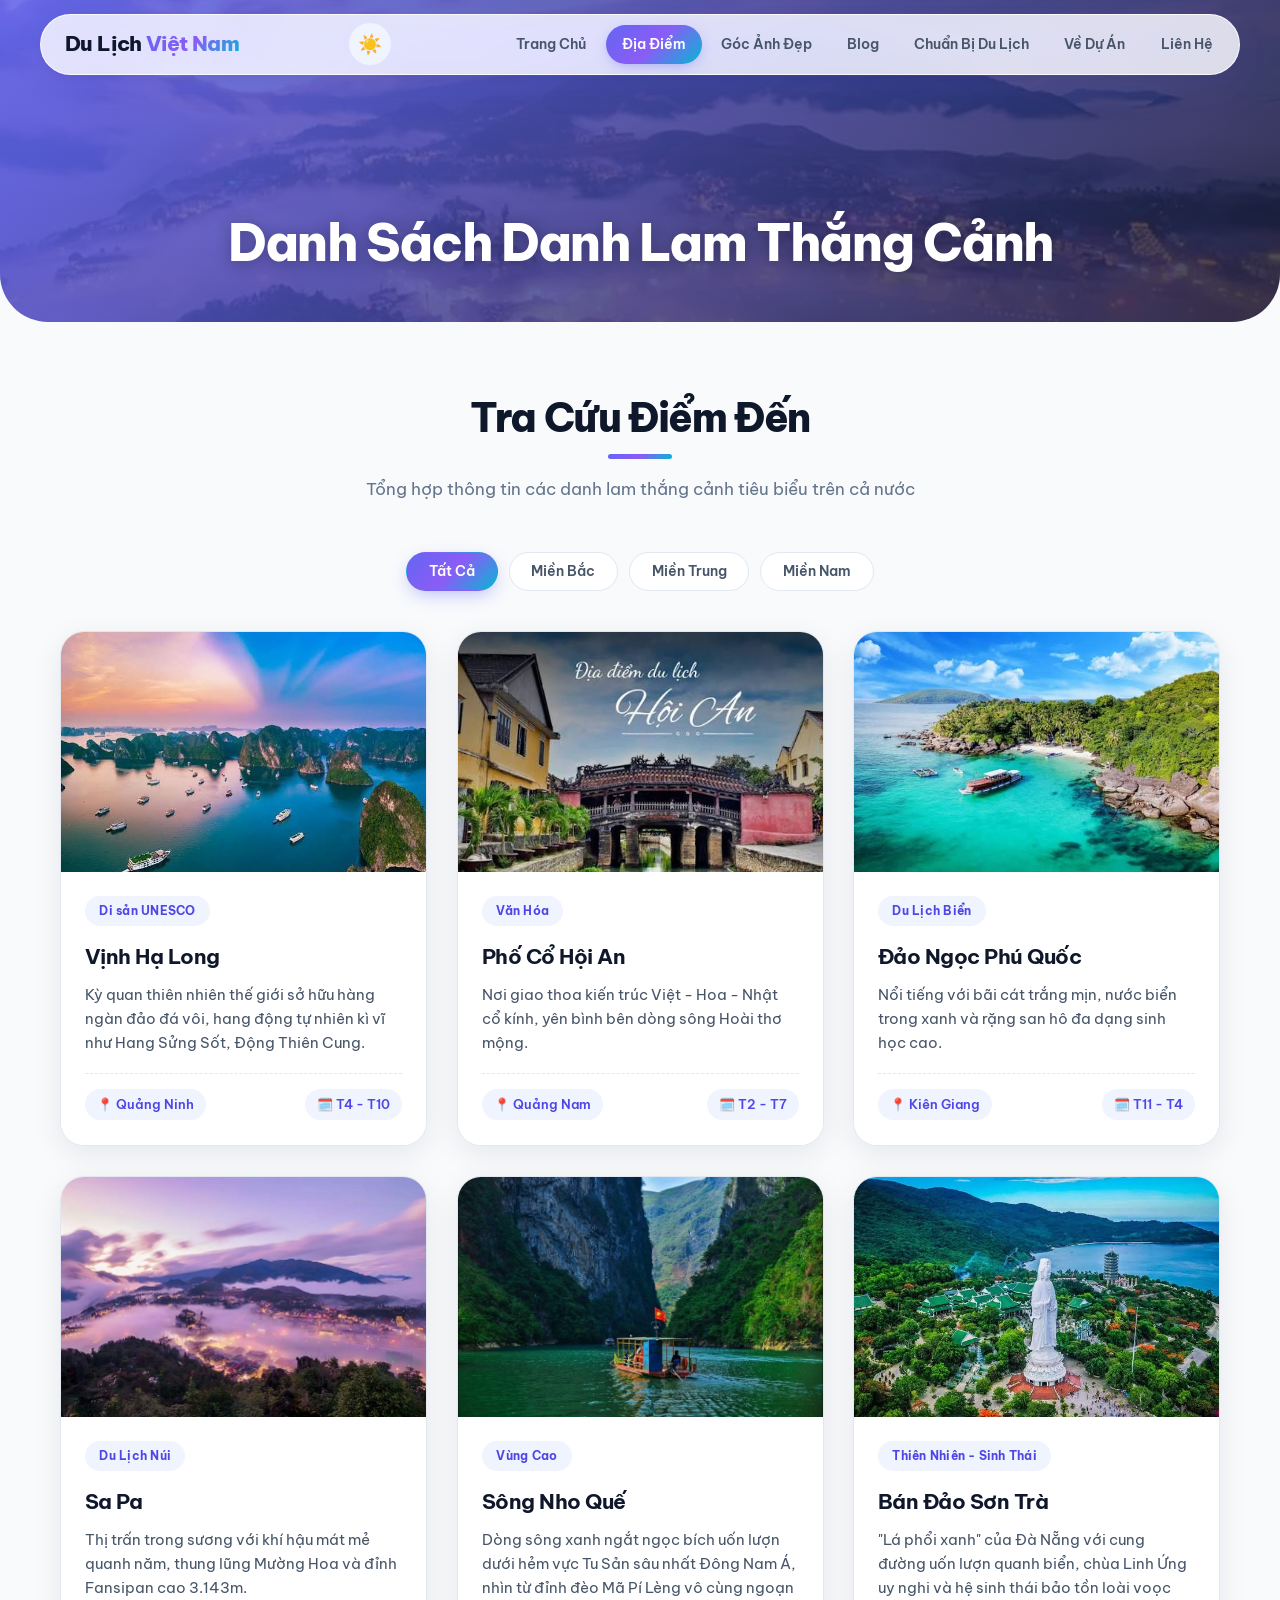
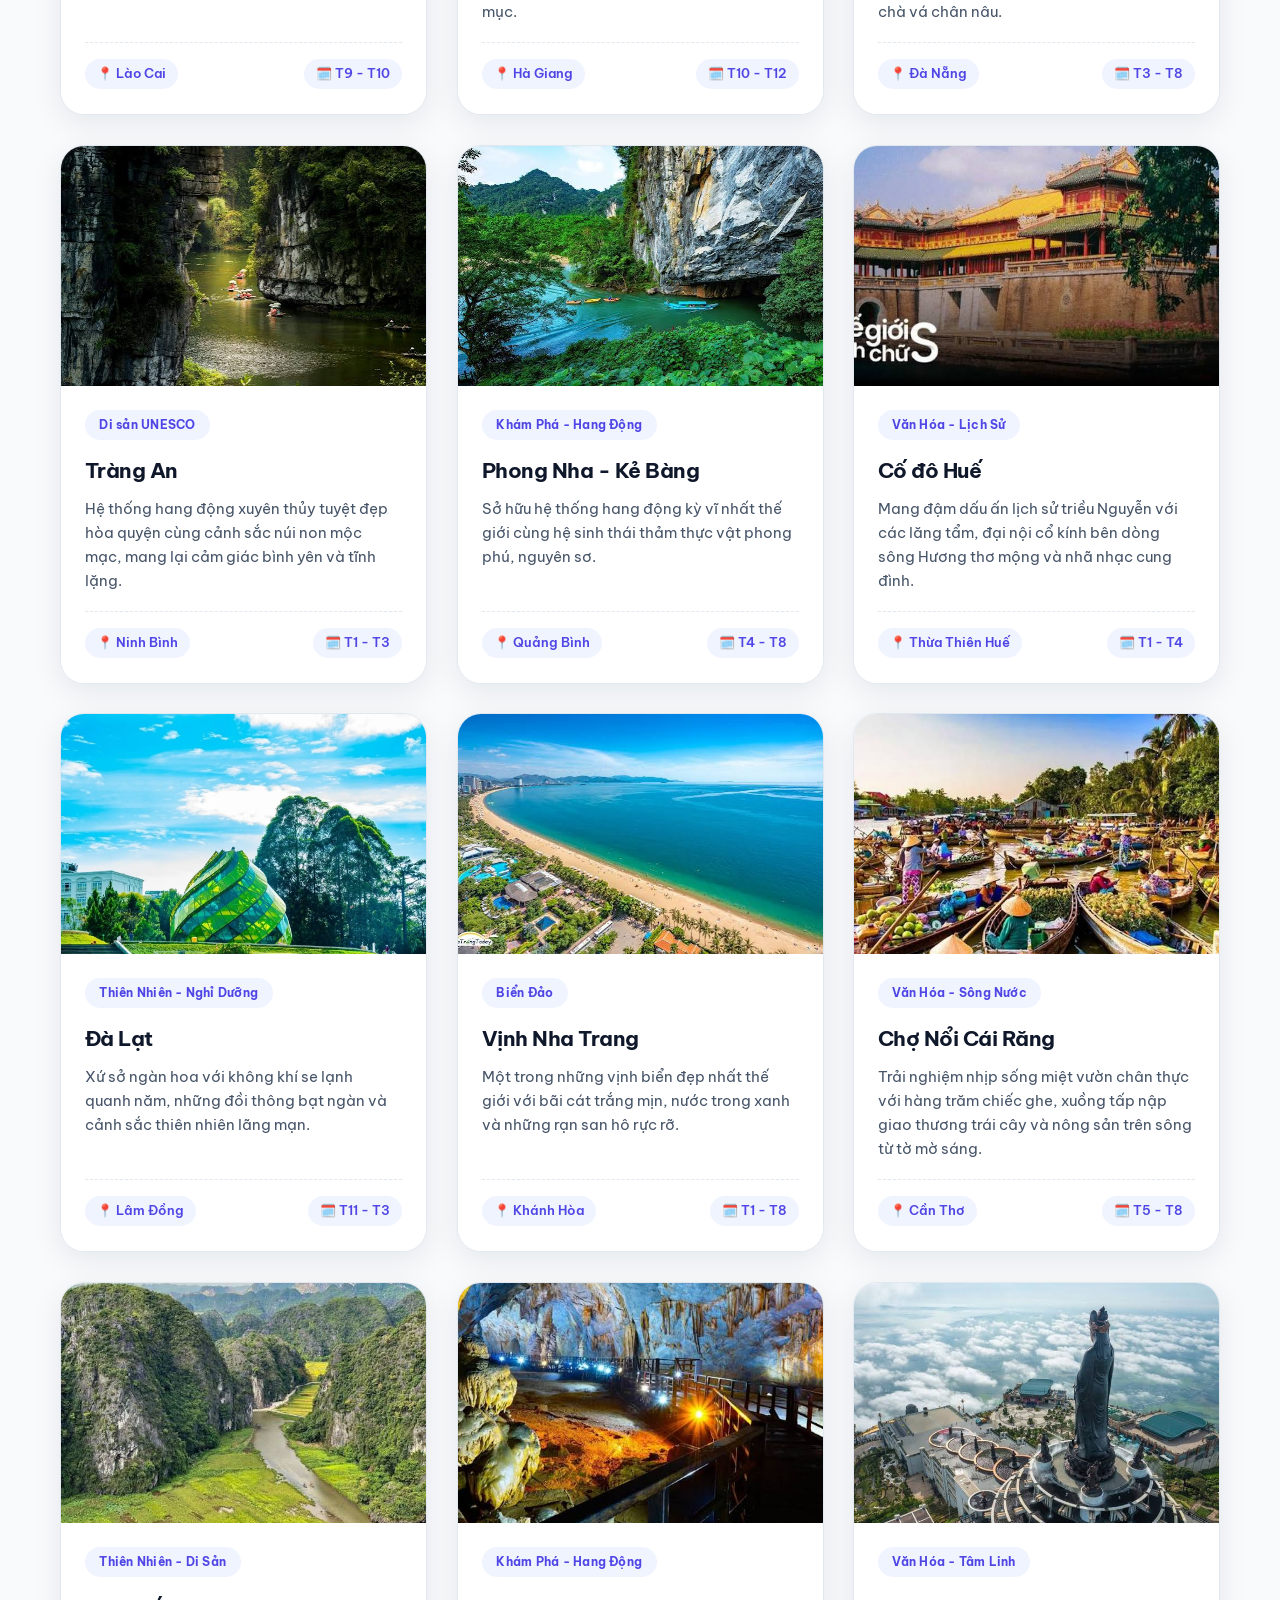
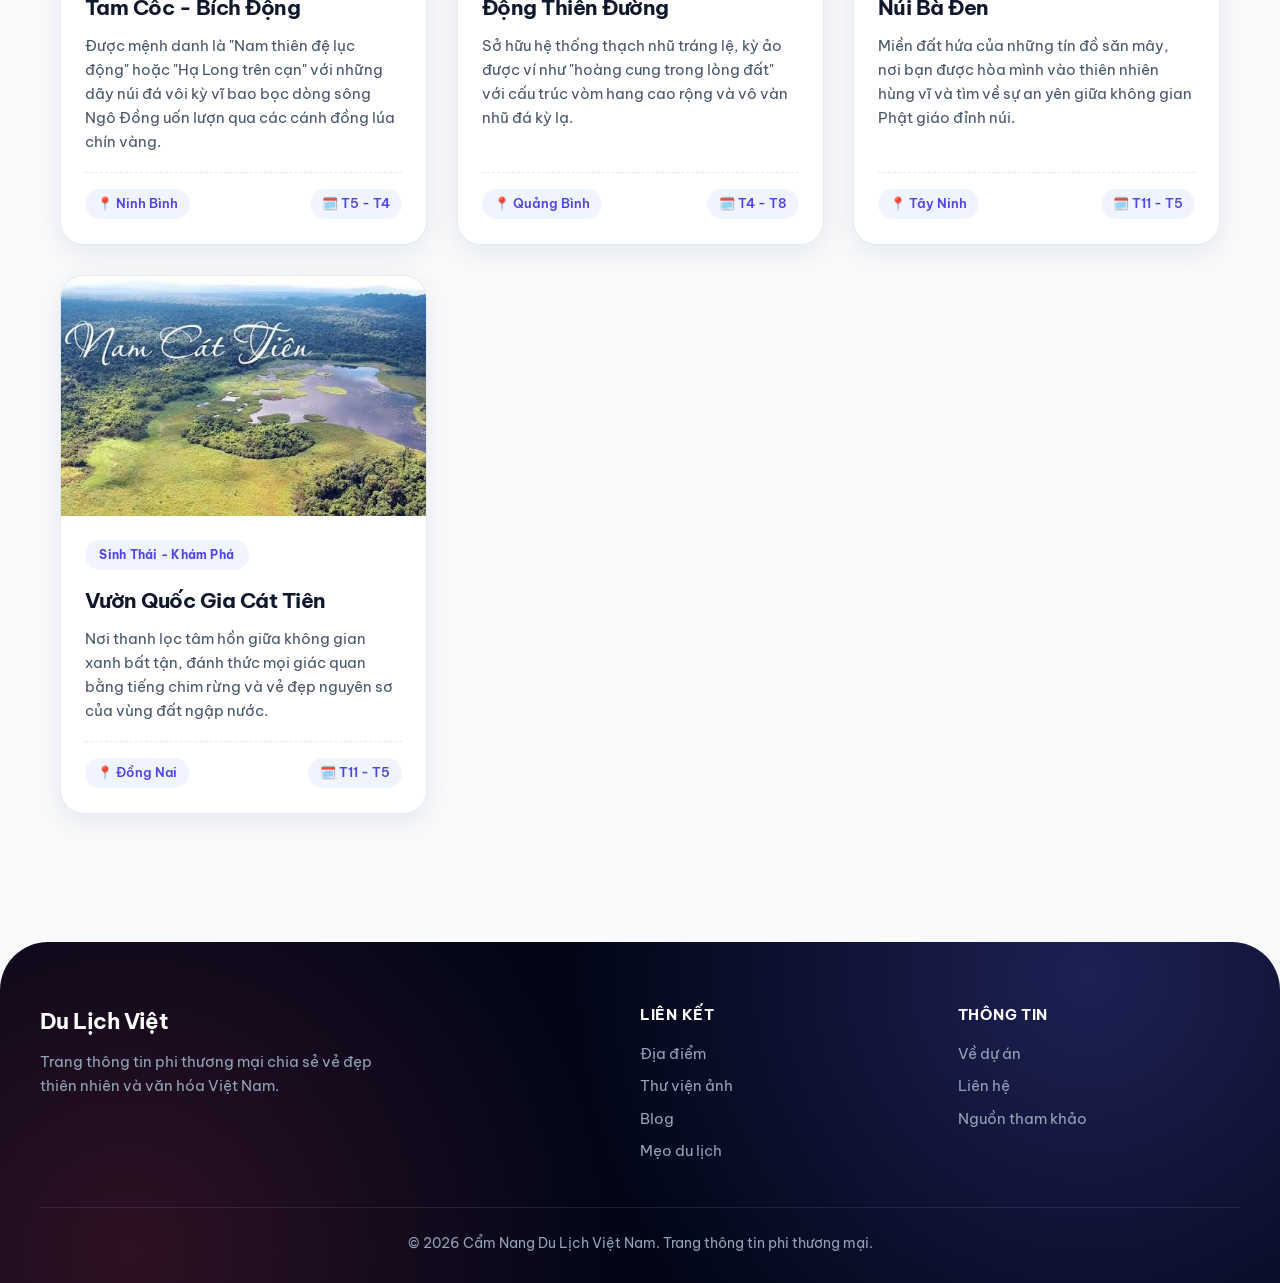
<file: destinations.html>
<!DOCTYPE html>
<html lang="vi">

<head>
    <meta charset="UTF-8">
    <meta name="viewport" content="width=device-width, initial-scale=1.0">
    <title>Danh Sách Địa Điểm Du Lịch | Cẩm Nang Việt Nam</title>
    <link rel="preconnect" href="https://fonts.googleapis.com">
    <link rel="preconnect" href="https://fonts.gstatic.com" crossorigin>
    <link href="https://fonts.googleapis.com/css2?family=Be+Vietnam+Pro:wght@400;500;600;700;800&display=swap" rel="stylesheet">
    <script>
        (function(){var t=localStorage.getItem("theme");if(t==="dark"||(!t&&window.matchMedia("(prefers-color-scheme: dark)").matches)){document.documentElement.setAttribute("data-theme","dark");}})();
    </script>
    <link rel="stylesheet" href="css/style.css">
</head>

<body>
    <header>
        <nav class="navbar">
            <div class="logo">
                <a href="index.html">Du Lịch <span>Việt Nam</span></a>
            </div>
            <div class="nav-actions">
                <button class="theme-toggle" aria-label="Chuyển giao diện sáng/tối" onclick="toggleTheme()">
                    <span class="icon-sun">☀️</span>
                    <span class="icon-moon">🌙</span>
                </button>
                <button class="menu-toggle" aria-label="Mở menu" onclick="toggleMenu()">
                    <span></span><span></span><span></span>
                </button>
            </div>
            <ul class="nav-links">
                <li><a href="index.html">Trang Chủ</a></li>
                <li><a href="destinations.html" class="active">Địa Điểm</a></li>
                <li><a href="gallery.html">Góc Ảnh Đẹp</a></li>
                <li><a href="blog.html">Blog</a></li>
                <li><a href="tips.html">Chuẩn Bị Du Lịch</a></li>
                <li><a href="about.html">Về Dự Án</a></li>
                <li><a href="contact.html">Liên Hệ</a></li>
            </ul>
        </nav>
    </header>

    <section class="page-banner">
        <h1>Danh Sách Danh Lam Thắng Cảnh</h1>
    </section>

    <main class="container">
        <div class="section-title">
            <h2>Tra Cứu Điểm Đến</h2>
            <p>Tổng hợp thông tin các danh lam thắng cảnh tiêu biểu trên cả nước</p>
        </div>

        <!-- Thanh lọc theo vùng miền -->
        <div class="filter-container">
            <button class="filter-btn active" data-filter="all">Tất Cả</button>
            <button class="filter-btn" data-filter="bac">Miền Bắc</button>
            <button class="filter-btn" data-filter="trung">Miền Trung</button>
            <button class="filter-btn" data-filter="nam">Miền Nam</button>
        </div>

        <div class="grid-container">
            <article class="card" data-region="bac">
                <img src="images/vinhhalong_1.jpg" alt="Vịnh Hạ Long">
                <div class="card-body">
                    <span class="badge">Di sản UNESCO</span>
                    <h3 class="card-title">Vịnh Hạ Long</h3>
                    <p class="card-text">Kỳ quan thiên nhiên thế giới sở hữu hàng ngàn đảo đá vôi, hang động tự nhiên kì
                        vĩ như Hang Sửng Sốt, Động Thiên Cung.</p>
                    <div class="card-info">
                        <span>📍 Quảng Ninh</span>
                        <span>🗓️ T4 - T10</span>
                    </div>
                </div>
            </article>

            <article class="card" data-region="trung">
                <img src="images/phocohoian_1.jpg" alt="Phố Cổ Hội An">
                <div class="card-body">
                    <span class="badge">Văn Hóa</span>
                    <h3 class="card-title">Phố Cổ Hội An</h3>
                    <p class="card-text">Nơi giao thoa kiến trúc Việt - Hoa - Nhật cổ kính, yên bình bên dòng sông Hoài
                        thơ mộng.</p>
                    <div class="card-info">
                        <span>📍 Quảng Nam</span>
                        <span>🗓️ T2 - T7</span>
                    </div>
                </div>
            </article>

            <article class="card" data-region="nam">
                <img src="images/phuquoc_1.jpg" alt="Đảo Ngọc Phú Quốc">
                <div class="card-body">
                    <span class="badge">Du Lịch Biển</span>
                    <h3 class="card-title">Đảo Ngọc Phú Quốc</h3>
                    <p class="card-text">Nổi tiếng với bãi cát trắng mịn, nước biển trong xanh và rặng san hô đa dạng
                        sinh học cao.</p>
                    <div class="card-info">
                        <span>📍 Kiên Giang</span>
                        <span>🗓️ T11 - T4</span>
                    </div>
                </div>
            </article>

            <article class="card" data-region="bac">
                <img src="images/sapa_1.jpg" alt="Sa Pa">
                <div class="card-body">
                    <span class="badge">Du Lịch Núi</span>
                    <h3 class="card-title">Sa Pa</h3>
                    <p class="card-text">Thị trấn trong sương với khí hậu mát mẻ quanh năm, thung lũng Mường Hoa và đỉnh
                        Fansipan cao 3.143m.</p>
                    <div class="card-info">
                        <span>📍 Lào Cai</span>
                        <span>🗓️ T9 - T10</span>
                    </div>
                </div>
            </article>

            <article class="card" data-region="bac">
                <img src="images/song-nho-que_1.jpg" alt="Sông Nho Quế">
                <div class="card-body">
                    <span class="badge">Vùng Cao</span>
                    <h3 class="card-title">Sông Nho Quế</h3>
                    <p class="card-text">Dòng sông xanh ngắt ngọc bích uốn lượn dưới hẻm vực Tu Sản sâu nhất Đông Nam Á,
                        nhìn từ đỉnh đèo Mã Pí Lèng vô cùng ngoạn mục.</p>
                    <div class="card-info">
                        <span>📍 Hà Giang</span>
                        <span>🗓️ T10 - T12</span>
                    </div>
                </div>
            </article>

            <article class="card" data-region="trung">
                <img src="images/ban-dao-son-tra_1.jpg" alt="Bán Đảo Sơn Trà">
                <div class="card-body">
                    <span class="badge">Thiên Nhiên - Sinh Thái</span>
                    <h3 class="card-title">Bán Đảo Sơn Trà</h3>
                    <p class="card-text">"Lá phổi xanh" của Đà Nẵng với cung đường uốn lượn quanh biển, chùa Linh Ứng uy
                        nghi và hệ sinh thái bảo tồn loài voọc chà vá chân nâu.</p>
                    <div class="card-info">
                        <span>📍 Đà Nẵng</span>
                        <span>🗓️ T3 - T8</span>
                    </div>
                </div>
            </article>

            <article class="card" data-region="bac">
                <img src="images/trangan_1.jpg" alt="Tràng An - Ninh Bình">
                <div class="card-body">
                    <span class="badge">Di sản UNESCO</span>
                    <h3 class="card-title">Tràng An</h3>
                    <p class="card-text">Hệ thống hang động xuyên thủy tuyệt đẹp hòa quyện cùng cảnh sắc núi non mộc
                        mạc, mang lại cảm giác bình yên và tĩnh lặng.</p>
                    <div class="card-info">
                        <span>📍 Ninh Bình</span>
                        <span>🗓️ T1 - T3</span>
                    </div>
                </div>
            </article>

            <article class="card" data-region="trung">
                <img src="images/phongnha_1.jpg" alt="Phong Nha Kẻ Bàng">
                <div class="card-body">
                    <span class="badge">Khám Phá - Hang Động</span>
                    <h3 class="card-title">Phong Nha - Kẻ Bàng</h3>
                    <p class="card-text">Sở hữu hệ thống hang động kỳ vĩ nhất thế giới cùng hệ sinh thái thảm thực vật
                        phong phú, nguyên sơ.</p>
                    <div class="card-info">
                        <span>📍 Quảng Bình</span>
                        <span>🗓️ T4 - T8</span>
                    </div>
                </div>
            </article>

            <article class="card" data-region="trung">
                <img src="images/hue_1.jpg" alt="Cố đô Huế">
                <div class="card-body">
                    <span class="badge">Văn Hóa - Lịch Sử</span>
                    <h3 class="card-title">Cố đô Huế</h3>
                    <p class="card-text">Mang đậm dấu ấn lịch sử triều Nguyễn với các lăng tẩm, đại nội cổ kính bên dòng
                        sông Hương thơ mộng và nhã nhạc cung đình.</p>
                    <div class="card-info">
                        <span>📍 Thừa Thiên Huế</span>
                        <span>🗓️ T1 - T4</span>
                    </div>
                </div>
            </article>

            <article class="card" data-region="trung">
                <img src="images/dalat_1.png" alt="Đà Lạt">
                <div class="card-body">
                    <span class="badge">Thiên Nhiên - Nghỉ Dưỡng</span>
                    <h3 class="card-title">Đà Lạt</h3>
                    <p class="card-text">Xứ sở ngàn hoa với không khí se lạnh quanh năm, những đồi thông bạt ngàn và
                        cảnh sắc thiên nhiên lãng mạn.</p>
                    <div class="card-info">
                        <span>📍 Lâm Đồng</span>
                        <span>🗓️ T11 - T3</span>
                    </div>
                </div>
            </article>

            <article class="card" data-region="trung">
                <img src="images/nhatrang_1.jpg" alt="Vịnh Nha Trang">
                <div class="card-body">
                    <span class="badge">Biển Đảo</span>
                    <h3 class="card-title">Vịnh Nha Trang</h3>
                    <p class="card-text">Một trong những vịnh biển đẹp nhất thế giới với bãi cát trắng mịn, nước trong
                        xanh và những rạn san hô rực rỡ.</p>
                    <div class="card-info">
                        <span>📍 Khánh Hòa</span>
                        <span>🗓️ T1 - T8</span>
                    </div>
                </div>
            </article>

            <article class="card" data-region="nam">
                <img src="images/chonoicairang_1.jpg" alt="Chợ Nổi Cái Răng">
                <div class="card-body">
                    <span class="badge">Văn Hóa - Sông Nước</span>
                    <h3 class="card-title">Chợ Nổi Cái Răng</h3>
                    <p class="card-text">Trải nghiệm nhịp sống miệt vườn chân thực với hàng trăm chiếc ghe, xuồng tấp
                        nập giao thương trái cây và nông sản trên sông từ tờ mờ sáng.</p>
                    <div class="card-info">
                        <span>📍 Cần Thơ</span>
                        <span>🗓️ T5 - T8</span>
                    </div>
                </div>
            </article>

            <article class="card" data-region="bac">
                <img src="images/tamcocbichdong_1.jpg" alt="Tam Cốc - Bích Động">
                <div class="card-body">
                    <span class="badge">Thiên Nhiên - Di Sản</span>
                    <h3 class="card-title">Tam Cốc - Bích Động</h3>
                    <p class="card-text">Được mệnh danh là "Nam thiên đệ lục động" hoặc "Hạ Long trên cạn" với những dãy
                        núi đá vôi kỳ vĩ bao bọc dòng sông Ngô Đồng uốn lượn qua các cánh đồng lúa chín vàng.</p>
                    <div class="card-info">
                        <span>📍 Ninh Bình</span>
                        <span>🗓️ T5 - T4</span>
                    </div>
                </div>
            </article>

            <article class="card" data-region="trung">
                <img src="images/dongthienduong_1.jpg" alt="Động Thiên Đường">
                <div class="card-body">
                    <span class="badge">Khám Phá - Hang Động</span>
                    <h3 class="card-title">Động Thiên Đường</h3>
                    <p class="card-text">Sở hữu hệ thống thạch nhũ tráng lệ, kỳ ảo được ví như "hoàng cung trong lòng
                        đất" với cấu trúc vòm hang cao rộng và vô vàn nhũ đá kỳ lạ.</p>
                    <div class="card-info">
                        <span>📍 Quảng Bình</span>
                        <span>🗓️ T4 - T8</span>
                    </div>
                </div>
            </article>


            <article class="card" data-region="nam">
                <img src="images/nuibaden_1.jpg" alt="Núi Bà Đen">
                <div class="card-body">
                    <span class="badge">Văn Hóa - Tâm Linh</span>
                    <h3 class="card-title">Núi Bà Đen</h3>
                    <p class="card-text">Miền đất hứa của những tín đồ săn mây, nơi bạn được hòa mình vào thiên nhiên
                        hùng vĩ và tìm về sự an yên giữa không gian Phật giáo đỉnh núi.</p>
                    <div class="card-info">
                        <span>📍 Tây Ninh</span>
                        <span>🗓️ T11 - T5</span>
                    </div>
                </div>
            </article>

            <article class="card" data-region="nam">
                <img src="images/vuonquocgiacattien_1.jpg" alt="Vườn Quốc Gia Cát Tiên">
                <div class="card-body">
                    <span class="badge">Sinh Thái - Khám Phá</span>
                    <h3 class="card-title">Vườn Quốc Gia Cát Tiên</h3>
                    <p class="card-text">Nơi thanh lọc tâm hồn giữa không gian xanh bất tận, đánh thức mọi giác quan
                        bằng tiếng chim rừng và vẻ đẹp nguyên sơ của vùng đất ngập nước.</p>
                    <div class="card-info">
                        <span>📍 Đồng Nai</span>
                        <span>🗓️ T11 - T5</span>
                    </div>
                </div>
            </article>


        </div>
    </main>

    <footer>
        <div class="footer-content">
            <div class="footer-brand">
                <h3>Du Lịch Việt</h3>
                <p>Trang thông tin phi thương mại chia sẻ vẻ đẹp thiên nhiên và văn hóa Việt Nam.</p>
            </div>
            <div class="footer-links">
                <h4>Liên kết</h4>
                <a href="destinations.html">Địa điểm</a>
                <a href="gallery.html">Thư viện ảnh</a>
                <a href="blog.html">Blog</a>
                <a href="tips.html">Mẹo du lịch</a>
            </div>
            <div class="footer-links">
                <h4>Thông tin</h4>
                <a href="about.html">Về dự án</a>
                <a href="contact.html">Liên hệ</a>
                <a href="sources.html">Nguồn tham khảo</a>
            </div>
        </div>
        <div class="footer-bottom">
            <p>&copy; 2026 Cẩm Nang Du Lịch Việt Nam. Trang thông tin phi thương mại.</p>
        </div>
    </footer>
    <script>
        // Theme
        (function () {
            var saved = localStorage.getItem("theme");
            if (saved === "dark" || (!saved && window.matchMedia("(prefers-color-scheme: dark)").matches)) {
                document.documentElement.setAttribute("data-theme", "dark");
            }
        })();
        function toggleTheme() {
            var html = document.documentElement;
            var isDark = html.getAttribute("data-theme") === "dark";
            if (isDark) {
                html.removeAttribute("data-theme");
                localStorage.setItem("theme", "light");
            } else {
                html.setAttribute("data-theme", "dark");
                localStorage.setItem("theme", "dark");
            }
        }
        // Menu
        function toggleMenu() {
            var nav = document.querySelector(".nav-links");
            var btn = document.querySelector(".menu-toggle");
            nav.classList.toggle("open");
            btn.classList.toggle("active");
        }
        document.querySelectorAll(".nav-links a").forEach(function (link) {
            link.addEventListener("click", function () {
                document.querySelector(".nav-links").classList.remove("open");
                document.querySelector(".menu-toggle").classList.remove("active");
            });
        });

        // Filter
        const filterButtons = document.querySelectorAll('.filter-btn');
        const cards = document.querySelectorAll('.grid-container .card');

        filterButtons.forEach(button => {
            button.addEventListener('click', () => {
                filterButtons.forEach(btn => btn.classList.remove('active'));
                button.classList.add('active');

                const filter = button.getAttribute('data-filter');

                cards.forEach(card => {
                    const region = card.getAttribute('data-region');
                    if (filter === 'all' || region === filter) {
                        card.style.display = 'flex';
                    } else {
                        card.style.display = 'none';
                    }
                });
            });
        });
    </script>
</body>

</html>
</file>
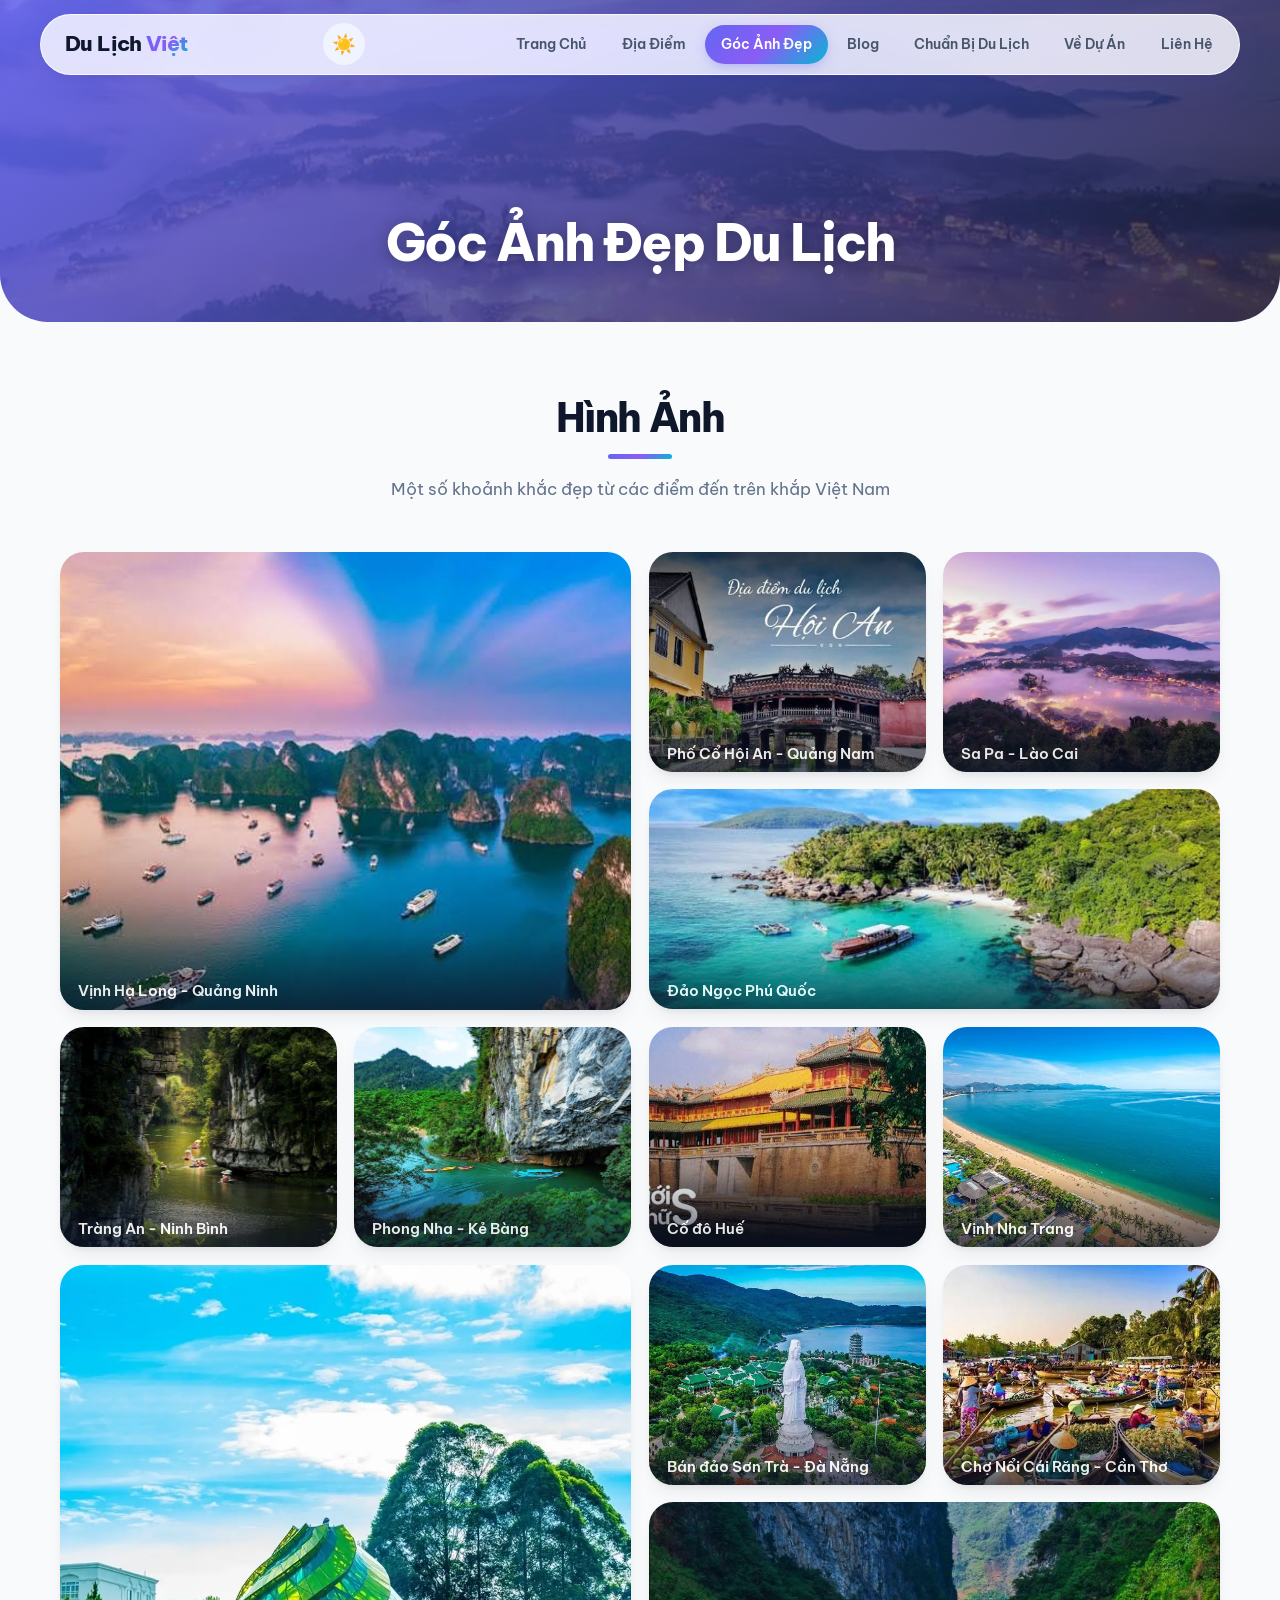
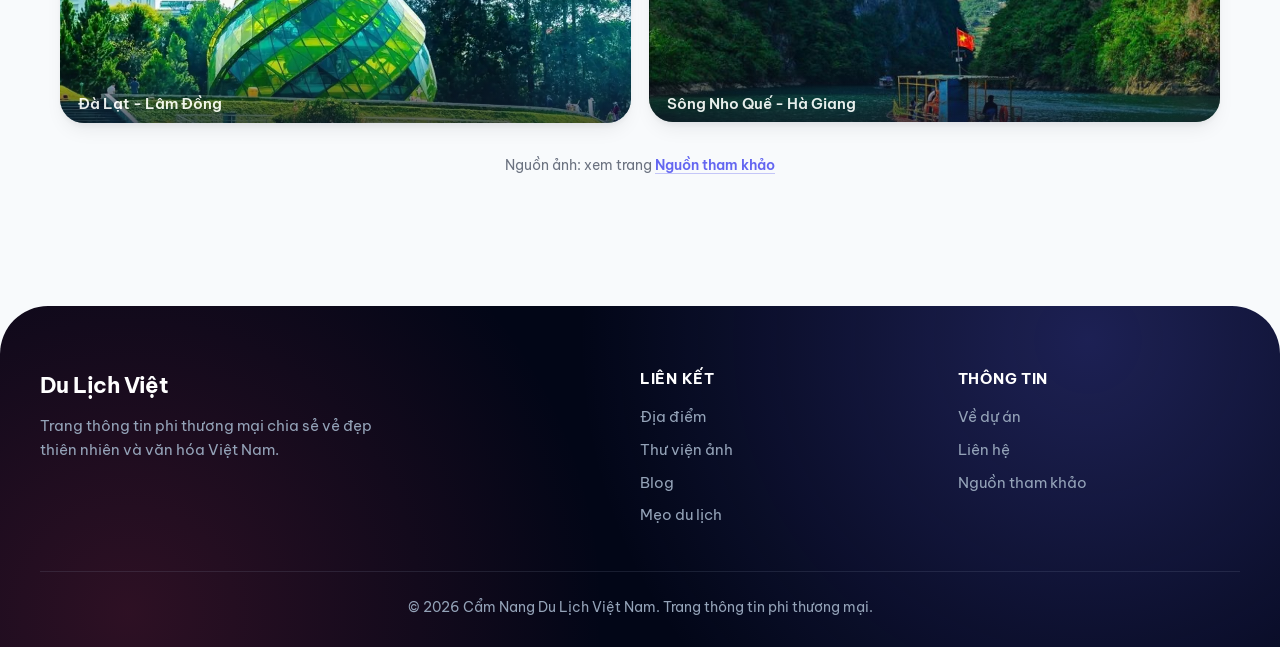
<file: gallery.html>
<!DOCTYPE html>
<html lang="vi">

<head>
    <meta charset="UTF-8">
    <meta name="viewport" content="width=device-width, initial-scale=1.0">
    <title>Thư Viện Ảnh | Cẩm Nang Việt Nam</title>
    <link rel="preconnect" href="https://fonts.googleapis.com">
    <link rel="preconnect" href="https://fonts.gstatic.com" crossorigin>
    <link href="https://fonts.googleapis.com/css2?family=Be+Vietnam+Pro:wght@400;500;600;700;800&display=swap" rel="stylesheet">
    <script>
        (function(){var t=localStorage.getItem("theme");if(t==="dark"||(!t&&window.matchMedia("(prefers-color-scheme: dark)").matches)){document.documentElement.setAttribute("data-theme","dark");}})();
    </script>
    <link rel="stylesheet" href="css/style.css">
</head>

<body>
    <header>
        <nav class="navbar">
            <div class="logo">
                <a href="index.html">Du Lịch <span>Việt</span></a>
            </div>
            <div class="nav-actions">
                <button class="theme-toggle" aria-label="Chuyển giao diện sáng/tối" onclick="toggleTheme()">
                    <span class="icon-sun">☀️</span>
                    <span class="icon-moon">🌙</span>
                </button>
                <button class="menu-toggle" aria-label="Mở menu" onclick="toggleMenu()">
                    <span></span><span></span><span></span>
                </button>
            </div>
            <ul class="nav-links">
                <li><a href="index.html">Trang Chủ</a></li>
                <li><a href="destinations.html">Địa Điểm</a></li>
                <li><a href="gallery.html" class="active">Góc Ảnh Đẹp</a></li>
                <li><a href="blog.html">Blog</a></li>
                <li><a href="tips.html">Chuẩn Bị Du Lịch</a></li>
                <li><a href="about.html">Về Dự Án</a></li>
                <li><a href="contact.html">Liên Hệ</a></li>
            </ul>
        </nav>
    </header>

    <section class="page-banner">
        <h1>Góc Ảnh Đẹp Du Lịch</h1>
    </section>

    <main class="container">
        <div class="section-title">
            <h2> Hình Ảnh </h2>
            <p>Một số khoảnh khắc đẹp từ các điểm đến trên khắp Việt Nam</p>
        </div>

        <div class="gallery-grid">
            <div class="gallery-item">
                <img src="images/vinhhalong_1.jpg" alt="Vịnh Hạ Long">
                <div class="gallery-caption">Vịnh Hạ Long - Quảng Ninh</div>
            </div>
            <div class="gallery-item">
                <img src="images/phocohoian_1.jpg" alt="Phố Cổ Hội An">
                <div class="gallery-caption">Phố Cổ Hội An - Quảng Nam</div>
            </div>
            <div class="gallery-item">
                <img src="images/sapa_1.jpg" alt="Sa Pa">
                <div class="gallery-caption">Sa Pa - Lào Cai</div>
            </div>
            <div class="gallery-item">
                <img src="images/phuquoc_1.jpg" alt="Phú Quốc">
                <div class="gallery-caption">Đảo Ngọc Phú Quốc</div>
            </div>
            <div class="gallery-item">
                <img src="images/trangan_1.jpg" alt="Tràng An">
                <div class="gallery-caption">Tràng An - Ninh Bình</div>
            </div>
            <div class="gallery-item">
                <img src="images/phongnha_1.jpg" alt="Phong Nha">
                <div class="gallery-caption">Phong Nha - Kẻ Bàng</div>
            </div>
            <div class="gallery-item">
                <img src="images/hue_1.jpg" alt="Huế">
                <div class="gallery-caption">Cố đô Huế</div>
            </div>
            <div class="gallery-item">
                <img src="images/dalat_1.png" alt="Đà Lạt">
                <div class="gallery-caption">Đà Lạt - Lâm Đồng</div>
            </div>
            <div class="gallery-item">
                <img src="images/nhatrang_1.jpg" alt="Nha Trang">
                <div class="gallery-caption">Vịnh Nha Trang</div>
            </div>
            <div class="gallery-item">
                <img src="images/ban-dao-son-tra_1.jpg" alt="Sơn Trà">
                <div class="gallery-caption">Bán đảo Sơn Trà - Đà Nẵng</div>
            </div>
            <div class="gallery-item">
                <img src="images/song-nho-que_1.jpg" alt="Sông Nho Quế">
                <div class="gallery-caption">Sông Nho Quế - Hà Giang</div>
            </div>
            <div class="gallery-item">
                <img src="images/chonoicairang_1.jpg" alt="Chợ Nổi Cái Răng">
                <div class="gallery-caption">Chợ Nổi Cái Răng - Cần Thơ</div>
            </div>
        </div>

        <p style="text-align:center; margin-top:2rem; font-size:0.9rem; color:#6b7280;">
            Nguồn ảnh: xem trang <a href="sources.html" style="color:var(--primary);">Nguồn tham khảo</a>
        </p>
    </main>

    <footer>
        <div class="footer-content">
            <div class="footer-brand">
                <h3>Du Lịch Việt</h3>
                <p>Trang thông tin phi thương mại chia sẻ vẻ đẹp thiên nhiên và văn hóa Việt Nam.</p>
            </div>
            <div class="footer-links">
                <h4>Liên kết</h4>
                <a href="destinations.html">Địa điểm</a>
                <a href="gallery.html">Thư viện ảnh</a>
                <a href="blog.html">Blog</a>
                <a href="tips.html">Mẹo du lịch</a>
            </div>
            <div class="footer-links">
                <h4>Thông tin</h4>
                <a href="about.html">Về dự án</a>
                <a href="contact.html">Liên hệ</a>
                <a href="sources.html">Nguồn tham khảo</a>
            </div>
        </div>
        <div class="footer-bottom">
            <p>&copy; 2026 Cẩm Nang Du Lịch Việt Nam. Trang thông tin phi thương mại.</p>
        </div>
    </footer>
    <script>
        // Theme
        (function () {
            var saved = localStorage.getItem("theme");
            if (saved === "dark" || (!saved && window.matchMedia("(prefers-color-scheme: dark)").matches)) {
                document.documentElement.setAttribute("data-theme", "dark");
            }
        })();
        function toggleTheme() {
            var html = document.documentElement;
            var isDark = html.getAttribute("data-theme") === "dark";
            if (isDark) {
                html.removeAttribute("data-theme");
                localStorage.setItem("theme", "light");
            } else {
                html.setAttribute("data-theme", "dark");
                localStorage.setItem("theme", "dark");
            }
        }
        // Menu
        function toggleMenu() {
            var nav = document.querySelector(".nav-links");
            var btn = document.querySelector(".menu-toggle");
            nav.classList.toggle("open");
            btn.classList.toggle("active");
        }
        document.querySelectorAll(".nav-links a").forEach(function (link) {
            link.addEventListener("click", function () {
                document.querySelector(".nav-links").classList.remove("open");
                document.querySelector(".menu-toggle").classList.remove("active");
            });
        });
    </script>
</body>

</html>
</file>
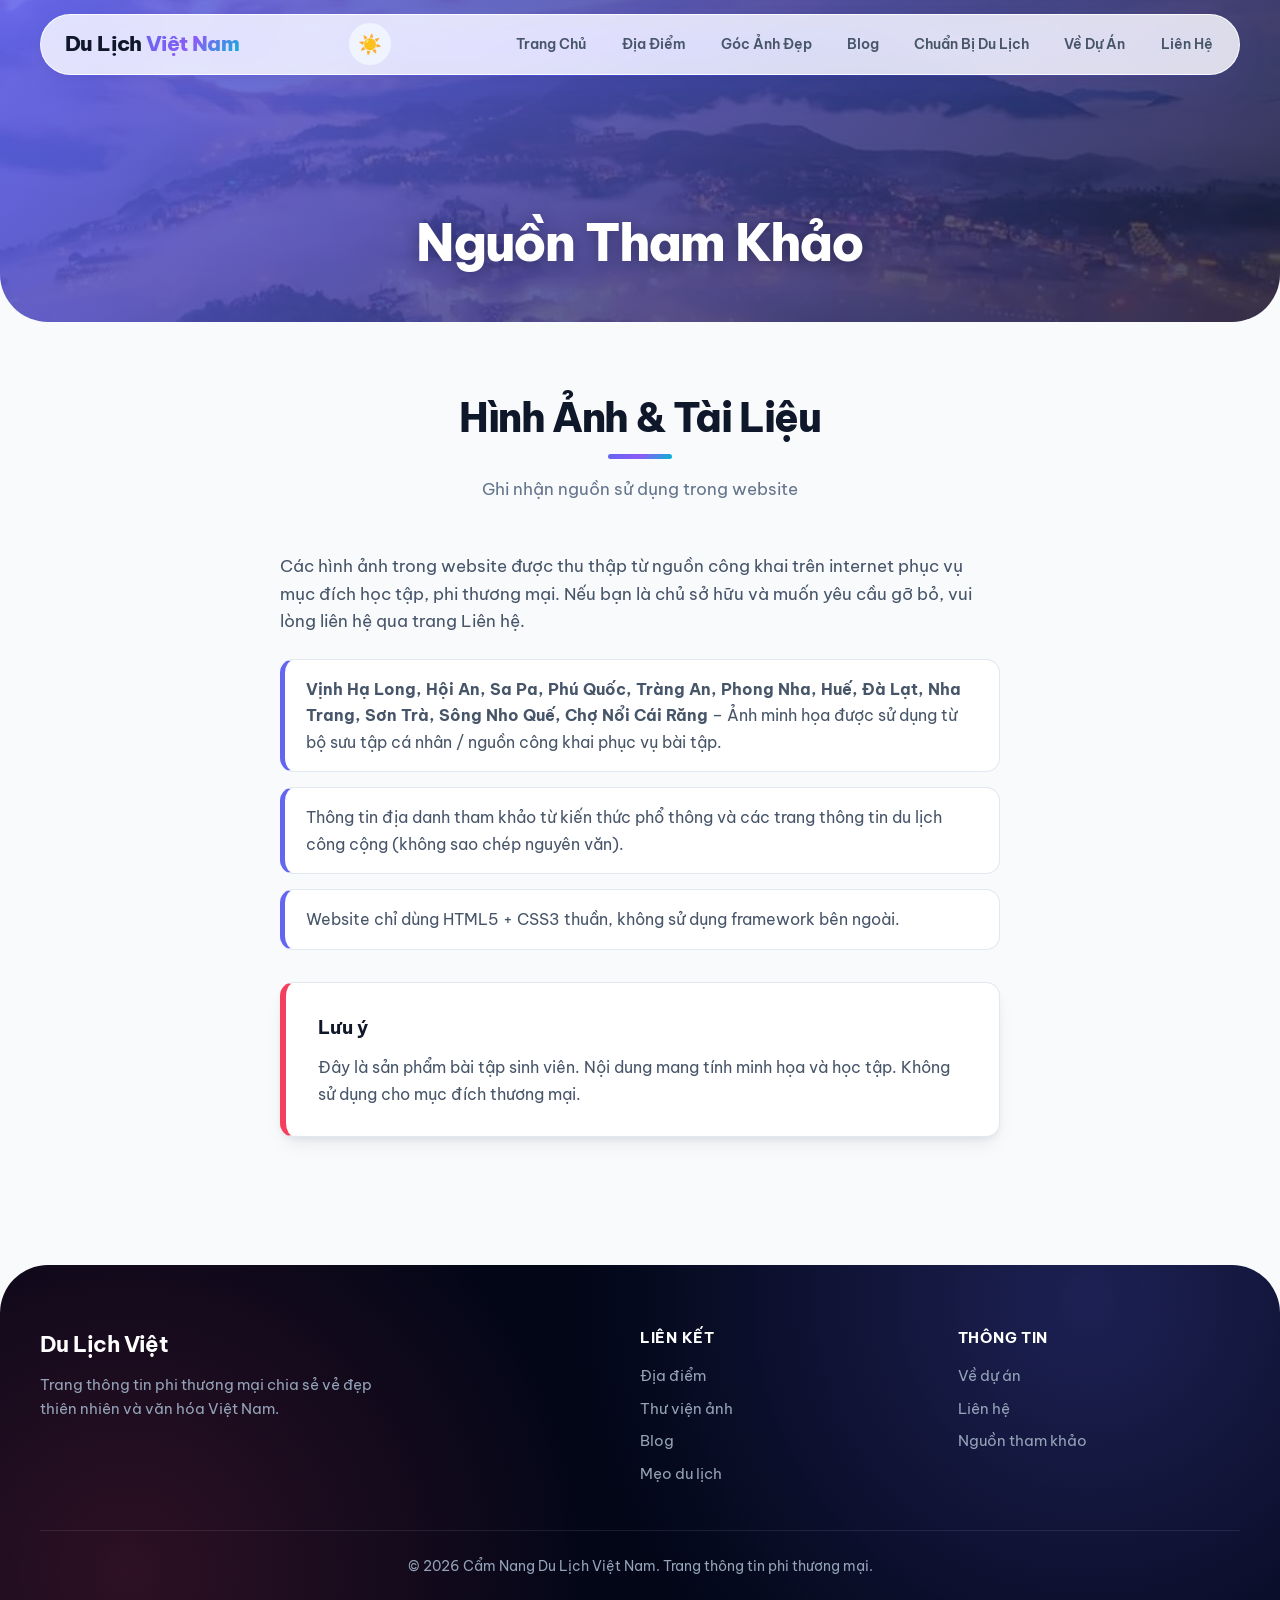
<file: sources.html>
<!DOCTYPE html>
<html lang="vi">

<head>
    <meta charset="UTF-8">
    <meta name="viewport" content="width=device-width, initial-scale=1.0">
    <title>Nguồn Tham Khảo | Cẩm Nang Việt Nam</title>
    <link rel="preconnect" href="https://fonts.googleapis.com">
    <link rel="preconnect" href="https://fonts.gstatic.com" crossorigin>
    <link href="https://fonts.googleapis.com/css2?family=Be+Vietnam+Pro:wght@400;500;600;700;800&display=swap" rel="stylesheet">
    <script>
        (function(){var t=localStorage.getItem("theme");if(t==="dark"||(!t&&window.matchMedia("(prefers-color-scheme: dark)").matches)){document.documentElement.setAttribute("data-theme","dark");}})();
    </script>
    <link rel="stylesheet" href="css/style.css">
</head>

<body>
    <header>
        <nav class="navbar">
            <div class="logo">
                <a href="index.html">Du Lịch <span>Việt Nam</span></a>
            </div>
            <div class="nav-actions">
                <button class="theme-toggle" aria-label="Chuyển giao diện sáng/tối" onclick="toggleTheme()">
                    <span class="icon-sun">☀️</span>
                    <span class="icon-moon">🌙</span>
                </button>
                <button class="menu-toggle" aria-label="Mở menu" onclick="toggleMenu()">
                    <span></span><span></span><span></span>
                </button>
            </div>
            <ul class="nav-links">
                <li><a href="index.html">Trang Chủ</a></li>
                <li><a href="destinations.html">Địa Điểm</a></li>
                <li><a href="gallery.html">Góc Ảnh Đẹp</a></li>
                <li><a href="blog.html">Blog</a></li>
                <li><a href="tips.html">Chuẩn Bị Du Lịch</a></li>
                <li><a href="about.html">Về Dự Án</a></li>
                <li><a href="contact.html">Liên Hệ</a></li>
            </ul>
        </nav>
    </header>

    <section class="page-banner">
        <h1>Nguồn Tham Khảo</h1>
    </section>

    <main class="container">
        <div class="section-title">
            <h2>Hình Ảnh & Tài Liệu</h2>
            <p>Ghi nhận nguồn sử dụng trong website</p>
        </div>

        <div class="sources-list">
            <p class="about-text" style="margin-bottom:1.5rem;">
                Các hình ảnh trong website được thu thập từ nguồn công khai trên internet phục vụ mục đích học tập, phi
                thương mại. Nếu bạn là chủ sở hữu và muốn yêu cầu gỡ bỏ, vui lòng liên hệ qua trang Liên hệ.
            </p>

            <ul>
                <li><strong>Vịnh Hạ Long, Hội An, Sa Pa, Phú Quốc, Tràng An, Phong Nha, Huế, Đà Lạt, Nha Trang, Sơn Trà,
                        Sông Nho Quế, Chợ Nổi Cái Răng</strong> – Ảnh minh họa được sử dụng từ bộ sưu tập cá nhân /
                    nguồn công khai phục vụ bài tập.</li>
                <li>Thông tin địa danh tham khảo từ kiến thức phổ thông và các trang thông tin du lịch công cộng (không
                    sao chép nguyên văn).</li>
                <li>Website chỉ dùng HTML5 + CSS3 thuần, không sử dụng framework bên ngoài.</li>
            </ul>

            <div class="about-box" style="margin-top:2rem;">
                <h3>Lưu ý</h3>
                <p>Đây là sản phẩm bài tập sinh viên. Nội dung mang tính minh họa và học tập. Không sử dụng cho mục đích
                    thương mại.</p>
            </div>
        </div>
    </main>

    <footer>
        <div class="footer-content">
            <div class="footer-brand">
                <h3>Du Lịch Việt</h3>
                <p>Trang thông tin phi thương mại chia sẻ vẻ đẹp thiên nhiên và văn hóa Việt Nam.</p>
            </div>
            <div class="footer-links">
                <h4>Liên kết</h4>
                <a href="destinations.html">Địa điểm</a>
                <a href="gallery.html">Thư viện ảnh</a>
                <a href="blog.html">Blog</a>
                <a href="tips.html">Mẹo du lịch</a>
            </div>
            <div class="footer-links">
                <h4>Thông tin</h4>
                <a href="about.html">Về dự án</a>
                <a href="contact.html">Liên hệ</a>
                <a href="sources.html">Nguồn tham khảo</a>
            </div>
        </div>
        <div class="footer-bottom">
            <p>&copy; 2026 Cẩm Nang Du Lịch Việt Nam. Trang thông tin phi thương mại.</p>
        </div>
    </footer>
    <script>
        // Theme
        (function () {
            var saved = localStorage.getItem("theme");
            if (saved === "dark" || (!saved && window.matchMedia("(prefers-color-scheme: dark)").matches)) {
                document.documentElement.setAttribute("data-theme", "dark");
            }
        })();
        function toggleTheme() {
            var html = document.documentElement;
            var isDark = html.getAttribute("data-theme") === "dark";
            if (isDark) {
                html.removeAttribute("data-theme");
                localStorage.setItem("theme", "light");
            } else {
                html.setAttribute("data-theme", "dark");
                localStorage.setItem("theme", "dark");
            }
        }
        // Menu
        function toggleMenu() {
            var nav = document.querySelector(".nav-links");
            var btn = document.querySelector(".menu-toggle");
            nav.classList.toggle("open");
            btn.classList.toggle("active");
        }
        document.querySelectorAll(".nav-links a").forEach(function (link) {
            link.addEventListener("click", function () {
                document.querySelector(".nav-links").classList.remove("open");
                document.querySelector(".menu-toggle").classList.remove("active");
            });
        });
    </script>
</body>

</html>
</file>
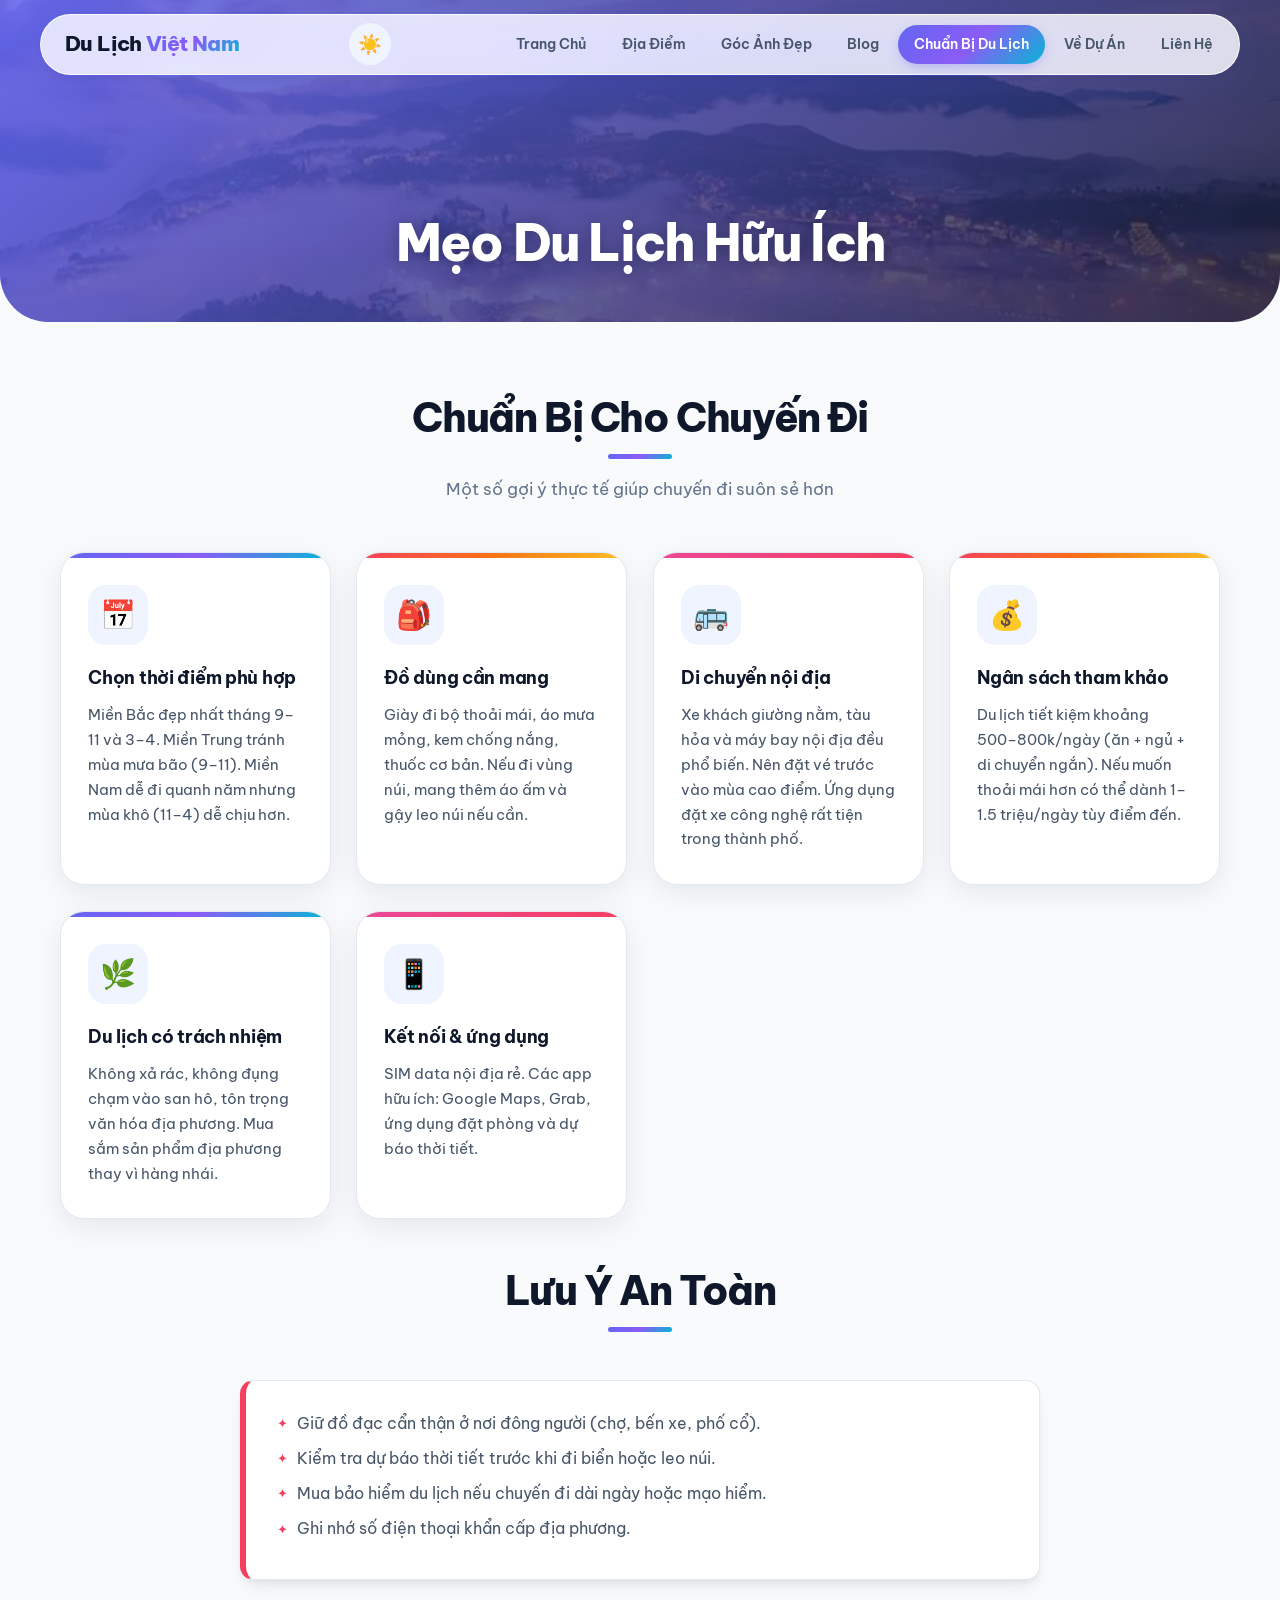
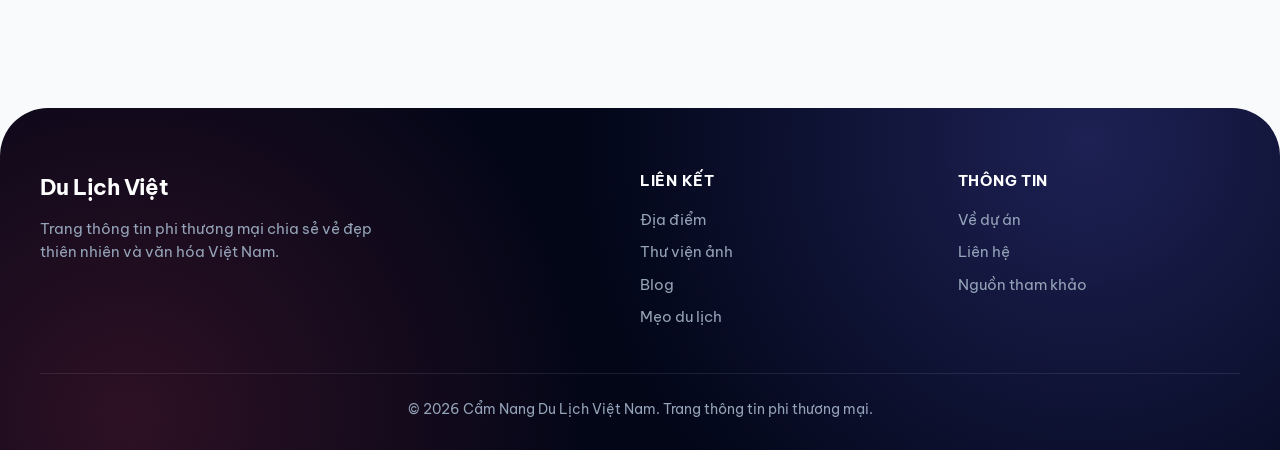
<file: tips.html>
<!DOCTYPE html>
<html lang="vi">

<head>
    <meta charset="UTF-8">
    <meta name="viewport" content="width=device-width, initial-scale=1.0">
    <title>Mẹo Du Lịch | Cẩm Nang Việt Nam</title>
    <link rel="preconnect" href="https://fonts.googleapis.com">
    <link rel="preconnect" href="https://fonts.gstatic.com" crossorigin>
    <link href="https://fonts.googleapis.com/css2?family=Be+Vietnam+Pro:wght@400;500;600;700;800&display=swap" rel="stylesheet">
    <script>
        (function(){var t=localStorage.getItem("theme");if(t==="dark"||(!t&&window.matchMedia("(prefers-color-scheme: dark)").matches)){document.documentElement.setAttribute("data-theme","dark");}})();
    </script>
    <link rel="stylesheet" href="css/style.css">
</head>

<body>
    <header>
        <nav class="navbar">
            <div class="logo">
                <a href="index.html">Du Lịch <span>Việt Nam</span></a>
            </div>
            <div class="nav-actions">
                <button class="theme-toggle" aria-label="Chuyển giao diện sáng/tối" onclick="toggleTheme()">
                    <span class="icon-sun">☀️</span>
                    <span class="icon-moon">🌙</span>
                </button>
                <button class="menu-toggle" aria-label="Mở menu" onclick="toggleMenu()">
                    <span></span><span></span><span></span>
                </button>
            </div>
            <ul class="nav-links">
                <li><a href="index.html">Trang Chủ</a></li>
                <li><a href="destinations.html">Địa Điểm</a></li>
                <li><a href="gallery.html">Góc Ảnh Đẹp</a></li>
                <li><a href="blog.html">Blog</a></li>
                <li><a href="tips.html" class="active">Chuẩn Bị Du Lịch</a></li>
                <li><a href="about.html">Về Dự Án</a></li>
                <li><a href="contact.html">Liên Hệ</a></li>
            </ul>
        </nav>
    </header>

    <section class="page-banner">
        <h1>Mẹo Du Lịch Hữu Ích</h1>
    </section>

    <main class="container">
        <div class="section-title">
            <h2>Chuẩn Bị Cho Chuyến Đi</h2>
            <p>Một số gợi ý thực tế giúp chuyến đi suôn sẻ hơn</p>
        </div>

        <div class="tips-grid">
            <div class="tip-card">
                <div class="tip-icon">📅</div>
                <h3>Chọn thời điểm phù hợp</h3>
                <p>Miền Bắc đẹp nhất tháng 9–11 và 3–4. Miền Trung tránh mùa mưa bão (9–11). Miền Nam dễ đi quanh năm
                    nhưng mùa khô (11–4) dễ chịu hơn.</p>
            </div>
            <div class="tip-card">
                <div class="tip-icon">🎒</div>
                <h3>Đồ dùng cần mang</h3>
                <p>Giày đi bộ thoải mái, áo mưa mỏng, kem chống nắng, thuốc cơ bản. Nếu đi vùng núi, mang thêm áo ấm và
                    gậy leo núi nếu cần.</p>
            </div>
            <div class="tip-card">
                <div class="tip-icon">🚌</div>
                <h3>Di chuyển nội địa</h3>
                <p>Xe khách giường nằm, tàu hỏa và máy bay nội địa đều phổ biến. Nên đặt vé trước vào mùa cao điểm. Ứng
                    dụng đặt xe công nghệ rất tiện trong thành phố.</p>
            </div>
            <div class="tip-card">
                <div class="tip-icon">💰</div>
                <h3>Ngân sách tham khảo</h3>
                <p>Du lịch tiết kiệm khoảng 500–800k/ngày (ăn + ngủ + di chuyển ngắn). Nếu muốn thoải mái hơn có thể
                    dành 1–1.5 triệu/ngày tùy điểm đến.</p>
            </div>
            <div class="tip-card">
                <div class="tip-icon">🌿</div>
                <h3>Du lịch có trách nhiệm</h3>
                <p>Không xả rác, không đụng chạm vào san hô, tôn trọng văn hóa địa phương. Mua sắm sản phẩm địa phương
                    thay vì hàng nhái.</p>
            </div>
            <div class="tip-card">
                <div class="tip-icon">📱</div>
                <h3>Kết nối & ứng dụng</h3>
                <p>SIM data nội địa rẻ. Các app hữu ích: Google Maps, Grab, ứng dụng đặt phòng và dự báo thời tiết.</p>
            </div>
        </div>

        <div class="section-title" style="margin-top:3rem;">
            <h2>Lưu Ý An Toàn</h2>
        </div>
        <div class="about-box" style="max-width:800px; margin:0 auto;">
            <ul>
                <li>Giữ đồ đạc cẩn thận ở nơi đông người (chợ, bến xe, phố cổ).</li>
                <li>Kiểm tra dự báo thời tiết trước khi đi biển hoặc leo núi.</li>
                <li>Mua bảo hiểm du lịch nếu chuyến đi dài ngày hoặc mạo hiểm.</li>
                <li>Ghi nhớ số điện thoại khẩn cấp địa phương.</li>
            </ul>
        </div>
    </main>

    <footer>
        <div class="footer-content">
            <div class="footer-brand">
                <h3>Du Lịch Việt</h3>
                <p>Trang thông tin phi thương mại chia sẻ vẻ đẹp thiên nhiên và văn hóa Việt Nam.</p>
            </div>
            <div class="footer-links">
                <h4>Liên kết</h4>
                <a href="destinations.html">Địa điểm</a>
                <a href="gallery.html">Thư viện ảnh</a>
                <a href="blog.html">Blog</a>
                <a href="tips.html">Mẹo du lịch</a>
            </div>
            <div class="footer-links">
                <h4>Thông tin</h4>
                <a href="about.html">Về dự án</a>
                <a href="contact.html">Liên hệ</a>
                <a href="sources.html">Nguồn tham khảo</a>
            </div>
        </div>
        <div class="footer-bottom">
            <p>&copy; 2026 Cẩm Nang Du Lịch Việt Nam. Trang thông tin phi thương mại.</p>
        </div>
    </footer>
    <script>
        // Theme
        (function () {
            var saved = localStorage.getItem("theme");
            if (saved === "dark" || (!saved && window.matchMedia("(prefers-color-scheme: dark)").matches)) {
                document.documentElement.setAttribute("data-theme", "dark");
            }
        })();
        function toggleTheme() {
            var html = document.documentElement;
            var isDark = html.getAttribute("data-theme") === "dark";
            if (isDark) {
                html.removeAttribute("data-theme");
                localStorage.setItem("theme", "light");
            } else {
                html.setAttribute("data-theme", "dark");
                localStorage.setItem("theme", "dark");
            }
        }
        // Menu
        function toggleMenu() {
            var nav = document.querySelector(".nav-links");
            var btn = document.querySelector(".menu-toggle");
            nav.classList.toggle("open");
            btn.classList.toggle("active");
        }
        document.querySelectorAll(".nav-links a").forEach(function (link) {
            link.addEventListener("click", function () {
                document.querySelector(".nav-links").classList.remove("open");
                document.querySelector(".menu-toggle").classList.remove("active");
            });
        });
    </script>
</body>

</html>
</file>
<file: css/style.css>
/* =========================================================
   DU LỊCH VIỆT NAM – GIAO DIỆN GEN Z 2025
   Vibrant • Modern • Youthful • Playful
   ========================================================= */

/*RESET & VARIABLES*/
*,
*::before,
*::after {
    margin: 0;
    padding: 0;
    box-sizing: border-box;
}

:root {
    /* Bảng màu mới – tươi trẻ, năng động, phù hợp giới trẻ */
    --primary: #6366f1;          /* Indigo sống động */
    --primary-dark: #4f46e5;
    --primary-light: #a5b4fc;
    --secondary: #06b6d4;        /* Cyan tươi */
    --accent: #f43f5e;           /* Rose nóng */
    --accent-2: #fbbf24;         /* Amber ấm */
    --accent-3: #ec4899;         /* Pink */

    --dark: #0f172a;
    --darker: #020617;
    --gray: #475569;
    --light-gray: #64748b;
    --bg-light: #f0f4ff;
    --bg-page: #f8fafc;
    --bg-card: #ffffff;
    --border: #e2e8f0;
    --white: #ffffff;
    --text-main: #0f172a;
    --nav-bg: rgba(255, 255, 255, 0.82);
    --nav-border: rgba(255, 255, 255, 0.85);

    /* Gradients mới – bắt mắt hơn */
    --grad-main: linear-gradient(135deg, #6366f1 0%, #8b5cf6 50%, #06b6d4 100%);
    --grad-warm: linear-gradient(135deg, #f43f5e 0%, #f97316 50%, #fbbf24 100%);
    --grad-cool: linear-gradient(135deg, #06b6d4 0%, #6366f1 100%);
    --grad-pink: linear-gradient(135deg, #ec4899 0%, #f43f5e 100%);
    --grad-hero: linear-gradient(160deg, rgba(15, 23, 42, 0.55) 0%, rgba(99, 102, 241, 0.45) 50%, rgba(6, 182, 212, 0.55) 100%);

    --shadow: 0 4px 6px -1px rgba(15, 23, 42, 0.05), 0 10px 20px -5px rgba(15, 23, 42, 0.08);
    --shadow-hover: 0 20px 40px -12px rgba(99, 102, 241, 0.35);
    --shadow-card: 0 8px 30px rgba(15, 23, 42, 0.08);
    --radius: 24px;
    --radius-sm: 14px;
    --radius-full: 9999px;
    --container: 1200px;
    --ease: cubic-bezier(0.22, 1, 0.36, 1);
    --ease-bounce: cubic-bezier(0.34, 1.56, 0.64, 1);
}

/* ========== DARK MODE ========== */
[data-theme="dark"] {
    --primary: #818cf8;
    --primary-dark: #a5b4fc;
    --primary-light: #4f46e5;
    --secondary: #22d3ee;
    --accent: #fb7185;
    --accent-2: #fbbf24;
    --accent-3: #f472b6;

    --dark: #f1f5f9;
    --darker: #0b0f1a;
    --gray: #94a3b8;
    --light-gray: #64748b;
    --bg-light: #1e293b;
    --bg-page: #0b1120;
    --bg-card: #111827;
    --border: #1e293b;
    --white: #f8fafc;
    --text-main: #f1f5f9;
    --nav-bg: rgba(17, 24, 39, 0.88);
    --nav-border: rgba(51, 65, 85, 0.6);

    --grad-main: linear-gradient(135deg, #818cf8 0%, #a78bfa 50%, #22d3ee 100%);
    --grad-warm: linear-gradient(135deg, #fb7185 0%, #fb923c 50%, #fbbf24 100%);
    --grad-cool: linear-gradient(135deg, #22d3ee 0%, #818cf8 100%);
    --grad-pink: linear-gradient(135deg, #f472b6 0%, #fb7185 100%);
    --grad-hero: linear-gradient(160deg, rgba(11, 17, 32, 0.7) 0%, rgba(79, 70, 229, 0.5) 50%, rgba(6, 182, 212, 0.45) 100%);

    --shadow: 0 4px 6px -1px rgba(0, 0, 0, 0.3), 0 10px 20px -5px rgba(0, 0, 0, 0.4);
    --shadow-hover: 0 20px 40px -12px rgba(129, 140, 248, 0.35);
    --shadow-card: 0 8px 30px rgba(0, 0, 0, 0.35);
}

html {
    scroll-behavior: smooth;
    overflow-x: hidden;
}

body {
    font-family: 'Be Vietnam Pro', 'Segoe UI', Roboto, Helvetica, Arial, sans-serif;
    color: var(--gray);
    line-height: 1.65;
    background-color: var(--bg-page);
    overflow-x: hidden;
    min-width: 0;
    -webkit-font-smoothing: antialiased;
    transition: background-color 0.35s var(--ease), color 0.35s var(--ease);
}

a {
    text-decoration: none;
    color: inherit;
}

img {
    max-width: 100%;
    height: auto;
    display: block;
    object-fit: cover;
}

ul {
    list-style: none;
}

::selection {
    background: var(--primary);
    color: var(--white);
}

:focus-visible {
    outline: 3px solid var(--accent);
    outline-offset: 3px;
    border-radius: 8px;
}

/*HEADER & NAVIGATION – Floating glass pill */
header {
    position: sticky;
    top: 0;
    z-index: 1000;
    width: 100%;
    padding: 0.85rem 1rem 0;
    pointer-events: none;
}

.navbar {
    pointer-events: auto;
    display: flex;
    justify-content: space-between;
    align-items: center;
    max-width: var(--container);
    margin: 0 auto;
    padding: 0.55rem 0.65rem 0.55rem 1.5rem;
    position: relative;
    gap: 0.75rem;
    background: var(--nav-bg);
    -webkit-backdrop-filter: saturate(200%) blur(20px);
    backdrop-filter: saturate(200%) blur(20px);
    border: 1px solid var(--nav-border);
    border-radius: var(--radius-full);
    box-shadow: 0 10px 40px -10px rgba(99, 102, 241, 0.2),
                0 4px 12px rgba(15, 23, 42, 0.06);
    transition: background 0.35s var(--ease), border-color 0.35s var(--ease);
}

.logo a {
    font-size: 1.3rem;
    font-weight: 800;
    letter-spacing: -0.03em;
    color: var(--text-main);
    white-space: nowrap;
}

.logo span {
    background: var(--grad-main);
    -webkit-background-clip: text;
    background-clip: text;
    -webkit-text-fill-color: transparent;
}

.nav-links {
    display: flex;
    flex-wrap: wrap;
    gap: 0.2rem;
    align-items: center;
    justify-content: flex-end;
}

.nav-links a {
    display: block;
    font-weight: 600;
    font-size: 0.875rem;
    color: var(--gray);
    padding: 0.5rem 1rem;
    border-radius: var(--radius-full);
    white-space: nowrap;
    transition: all 0.25s var(--ease);
}

.nav-links a:hover {
    background: var(--bg-light);
    color: var(--primary-dark);
}

.nav-links a.active {
    background: var(--grad-main);
    color: var(--white);
    box-shadow: 0 4px 14px -4px rgba(99, 102, 241, 0.5);
}

/* Theme Toggle + Hamburger */
.nav-actions {
    display: flex;
    align-items: center;
    gap: 0.4rem;
}

.theme-toggle {
    display: flex;
    align-items: center;
    justify-content: center;
    width: 42px;
    height: 42px;
    border-radius: 50%;
    border: none;
    background: var(--bg-light);
    cursor: pointer;
    color: var(--text-main);
    font-size: 1.2rem;
    transition: background 0.25s, transform 0.3s var(--ease-bounce);
    z-index: 1001;
    flex-shrink: 0;
}

.theme-toggle:hover {
    background: var(--primary-light);
    transform: scale(1.08);
}

.theme-toggle .icon-sun,
.theme-toggle .icon-moon {
    line-height: 1;
    transition: opacity 0.25s, transform 0.35s var(--ease);
}

.theme-toggle .icon-moon {
    display: none;
}

[data-theme="dark"] .theme-toggle .icon-sun {
    display: none;
}

[data-theme="dark"] .theme-toggle .icon-moon {
    display: block;
}

.menu-toggle {
    display: none;
    flex-direction: column;
    justify-content: center;
    align-items: center;
    gap: 5px;
    cursor: pointer;
    background: var(--bg-light);
    border: none;
    width: 44px;
    height: 44px;
    border-radius: 50%;
    z-index: 1001;
    transition: background 0.25s;
}

.menu-toggle:hover {
    background: var(--primary-light);
}

.menu-toggle span {
    display: block;
    width: 18px;
    height: 2.5px;
    background-color: var(--text-main);
    border-radius: 2px;
    transition: transform 0.3s var(--ease), opacity 0.3s;
}

.menu-toggle.active span:nth-child(1) {
    transform: translateY(7.5px) rotate(45deg);
}

.menu-toggle.active span:nth-child(2) {
    opacity: 0;
}

.menu-toggle.active span:nth-child(3) {
    transform: translateY(-7.5px) rotate(-45deg);
}

/*HERO / BANNER*/
.hero {
    position: relative;
    isolation: isolate;
    background: var(--grad-hero),
        url('../images/vinhhalong_1.jpg') no-repeat center center / cover;
    min-height: 88vh;
    margin-top: -4.8rem;
    display: flex;
    flex-direction: column;
    justify-content: center;
    align-items: center;
    text-align: center;
    color: var(--white);
    padding: 8rem 1.25rem 5.5rem;
    width: 100%;
    border-radius: 0 0 56px 56px;
    overflow: hidden;
}

.hero::before {
    content: "";
    position: absolute;
    inset: 0;
    background: radial-gradient(ellipse at 30% 20%, rgba(99, 102, 241, 0.35), transparent 50%),
                radial-gradient(ellipse at 70% 80%, rgba(244, 63, 94, 0.25), transparent 45%);
    z-index: -1;
}

.hero::after {
    content: "";
    position: absolute;
    inset: auto -15% -40% auto;
    width: 70vmin;
    height: 70vmin;
    background: radial-gradient(circle, rgba(251, 191, 36, 0.4), transparent 65%);
    z-index: -1;
    filter: blur(40px);
}

.hero h1 {
    font-size: clamp(2.2rem, 7vw, 4.6rem);
    font-weight: 800;
    letter-spacing: -0.04em;
    margin-bottom: 1.15rem;
    text-shadow: 0 4px 30px rgba(0, 0, 0, 0.4);
    line-height: 1.05;
    max-width: 920px;
}

.hero p {
    font-size: clamp(1.05rem, 2.5vw, 1.25rem);
    margin-bottom: 2.2rem;
    max-width: 580px;
    padding: 0 0.5rem;
    color: rgba(255, 255, 255, 0.93);
    font-weight: 400;
}

.page-banner {
    position: relative;
    isolation: isolate;
    background: linear-gradient(135deg, rgba(99, 102, 241, 0.88), rgba(15, 23, 42, 0.75)),
        url('../images/sapa_1.jpg') no-repeat center center / cover;
    min-height: 36vh;
    margin-top: -4.8rem;
    display: flex;
    justify-content: center;
    align-items: flex-end;
    color: var(--white);
    text-align: center;
    padding: 7rem 1rem 3.2rem;
    width: 100%;
    border-radius: 0 0 48px 48px;
}

.page-banner h1 {
    font-size: clamp(1.9rem, 5.5vw, 3.2rem);
    font-weight: 800;
    letter-spacing: -0.035em;
    line-height: 1.12;
    text-shadow: 0 2px 16px rgba(0, 0, 0, 0.3);
}

/*BUTTONS*/
.btn {
    display: inline-flex;
    align-items: center;
    justify-content: center;
    gap: 0.5rem;
    padding: 0.95rem 2.1rem;
    background: var(--grad-warm);
    color: var(--white);
    border-radius: var(--radius-full);
    font-family: inherit;
    font-weight: 700;
    font-size: 1rem;
    border: none;
    cursor: pointer;
    box-shadow: 0 12px 28px -8px rgba(244, 63, 94, 0.55);
    transition: transform 0.3s var(--ease-bounce), box-shadow 0.3s var(--ease), filter 0.25s;
    text-align: center;
}

.btn:hover {
    transform: translateY(-4px) scale(1.04);
    box-shadow: 0 18px 36px -8px rgba(244, 63, 94, 0.65);
    filter: saturate(1.15) brightness(1.05);
}

.btn:active {
    transform: translateY(0) scale(0.97);
}

.hero .btn::after {
    content: "→";
    transition: transform 0.25s var(--ease);
}

.hero .btn:hover::after {
    transform: translateX(5px);
}

/*LAYOUT*/
.container {
    max-width: var(--container);
    margin: 0 auto;
    padding: 4.5rem 1.25rem;
    width: 100%;
}

.section-title {
    text-align: center;
    margin-bottom: 3rem;
    padding: 0 0.5rem;
}

.section-title h2 {
    font-size: clamp(1.7rem, 4.2vw, 2.5rem);
    font-weight: 800;
    letter-spacing: -0.035em;
    line-height: 1.18;
    color: var(--text-main);
    margin-bottom: 0.65rem;
}

.section-title h2::after {
    content: "";
    display: block;
    width: 64px;
    height: 5px;
    margin: 0.8rem auto 0;
    border-radius: 99px;
    background: var(--grad-main);
}

.section-title p {
    color: var(--light-gray);
    font-size: clamp(0.98rem, 2vw, 1.08rem);
    margin-top: 1rem;
}

/*GRID & CARDS*/
.grid-container {
    display: grid;
    grid-template-columns: repeat(auto-fit, minmax(300px, 1fr));
    gap: 1.85rem;
    width: 100%;
}

.card {
    background: var(--bg-card);
    border-radius: var(--radius);
    overflow: hidden;
    box-shadow: var(--shadow-card);
    border: 1px solid var(--border);
    display: flex;
    flex-direction: column;
    transition: transform 0.45s var(--ease), box-shadow 0.45s var(--ease), background 0.35s var(--ease);
    min-width: 0;
}

.card:hover {
    transform: translateY(-10px);
    box-shadow: var(--shadow-hover);
}

.card img {
    width: 100%;
    height: 240px;
    object-fit: cover;
    transition: transform 0.8s var(--ease);
}

.card:hover img {
    transform: scale(1.1);
}

.card-body {
    position: relative;
    z-index: 1;
    padding: 1.5rem 1.5rem 1.6rem;
    display: flex;
    flex-direction: column;
    flex-grow: 1;
    min-width: 0;
    background: var(--bg-card);
}

.badge {
    align-self: flex-start;
    padding: 0.32rem 0.9rem;
    background: var(--bg-light);
    color: var(--primary-dark);
    font-size: 0.75rem;
    font-weight: 700;
    letter-spacing: 0.02em;
    border-radius: var(--radius-full);
    margin-bottom: 0.85rem;
}

.card-title {
    font-size: 1.3rem;
    font-weight: 700;
    letter-spacing: -0.025em;
    color: var(--text-main);
    margin-bottom: 0.55rem;
    word-wrap: break-word;
}

.card-text {
    color: var(--gray);
    font-size: 0.94rem;
    margin-bottom: 1.15rem;
    flex-grow: 1;
    line-height: 1.6;
}

.card-info {
    padding-top: 0.95rem;
    border-top: 1px dashed var(--border);
    font-size: 0.8rem;
    font-weight: 600;
    color: var(--light-gray);
    display: flex;
    justify-content: space-between;
    flex-wrap: wrap;
    gap: 0.5rem;
}

.card-info span {
    background: var(--bg-light);
    padding: 0.28rem 0.75rem;
    border-radius: var(--radius-full);
    color: var(--primary-dark);
}

.card-link {
    margin-top: 1.1rem;
    color: var(--primary);
    font-weight: 700;
    font-size: 0.95rem;
    transition: color 0.2s, letter-spacing 0.3s var(--ease);
    display: inline-flex;
    align-items: center;
    gap: 0.25rem;
}

.card-link:hover {
    color: var(--accent);
    letter-spacing: 0.03em;
}

/*ABOUT*/
.about-content {
    max-width: 800px;
    margin: 0 auto;
}

.about-text {
    margin-bottom: 1.35rem;
    font-size: 1.05rem;
    text-align: left;
}

.about-text strong {
    color: var(--text-main);
}

.about-box {
    background: var(--bg-card);
    padding: 1.8rem 2rem;
    border: 1px solid var(--border);
    border-left: 6px solid var(--accent);
    margin-top: 1.7rem;
    border-radius: var(--radius-sm);
    box-shadow: var(--shadow);
    transition: background 0.35s var(--ease);
}

.about-box h3 {
    color: var(--text-main);
    margin-bottom: 0.75rem;
    font-weight: 700;
}

.about-box ul {
    padding-left: 1.2rem;
    list-style: none;
}

.about-box li {
    margin-bottom: 0.55rem;
    position: relative;
}

.about-box li::before {
    content: "✦";
    position: absolute;
    left: -1.25rem;
    color: var(--accent);
    font-size: 0.8rem;
    top: 0.2rem;
}

/*CONTACT FORM*/
.contact-wrapper {
    display: grid;
    grid-template-columns: 1fr 1.25fr;
    gap: 2.5rem;
    width: 100%;
    align-items: start;
}

.contact-info {
    background: var(--dark);
    background-image: radial-gradient(circle at 100% 0%, rgba(99, 102, 241, 0.5), transparent 55%),
        radial-gradient(circle at 0% 100%, rgba(244, 63, 94, 0.35), transparent 50%);
    color: #cbd5e1;
    padding: 2.4rem;
    border-radius: var(--radius);
    box-shadow: var(--shadow);
}

.contact-info h3 {
    margin-bottom: 0.95rem;
    color: var(--white);
    font-size: 1.45rem;
    letter-spacing: -0.025em;
}

.contact-info p {
    margin-bottom: 0.55rem;
    word-break: break-word;
}

.contact-info strong {
    color: var(--white);
}

.contact-form {
    background: var(--white);
}

.form-group {
    margin-bottom: 1.2rem;
}

.form-group label {
    display: block;
    margin-bottom: 0.4rem;
    font-weight: 600;
    font-size: 0.9rem;
    color: var(--text-main);
}

.form-group input,
.form-group textarea {
    width: 100%;
    padding: 0.9rem 1.15rem;
    background: var(--bg-card);
    border: 1.5px solid var(--border);
    border-radius: var(--radius-sm);
    font-size: 0.95rem;
    font-family: inherit;
    color: var(--text-main);
    max-width: 100%;
    transition: border-color 0.2s, box-shadow 0.2s, background 0.35s var(--ease);
}

.form-group input::placeholder,
.form-group textarea::placeholder {
    color: #94a3b8;
}

.form-group input:focus,
.form-group textarea:focus {
    outline: none;
    border-color: var(--primary);
    box-shadow: 0 0 0 4px rgba(99, 102, 241, 0.18);
}

/*GALLERY – Bento style */
.gallery-grid {
    display: grid;
    grid-template-columns: repeat(auto-fill, minmax(250px, 1fr));
    grid-auto-flow: dense;
    gap: 1.1rem;
    width: 100%;
}

.gallery-item {
    position: relative;
    overflow: hidden;
    border-radius: var(--radius);
    aspect-ratio: 4 / 3;
    min-width: 0;
    box-shadow: var(--shadow);
    transition: transform 0.4s var(--ease), box-shadow 0.4s var(--ease);
}

.gallery-item:hover {
    transform: translateY(-6px) scale(1.02);
    box-shadow: var(--shadow-hover);
}

.gallery-item img {
    width: 100%;
    height: 100%;
    object-fit: cover;
    transition: transform 0.8s var(--ease);
}

.gallery-item:hover img {
    transform: scale(1.12);
}

.gallery-caption {
    position: absolute;
    bottom: 0;
    left: 0;
    right: 0;
    background: linear-gradient(transparent, rgba(15, 23, 42, 0.88));
    color: white;
    padding: 2.8rem 1.1rem 1rem;
    font-size: 0.92rem;
    font-weight: 600;
    transform: translateY(10px);
    opacity: 0.9;
    transition: transform 0.4s var(--ease), opacity 0.4s;
}

.gallery-item:hover .gallery-caption {
    transform: translateY(0);
    opacity: 1;
}

@media (min-width: 769px) {
    .gallery-grid {
        grid-auto-rows: 220px;
    }

    .gallery-item {
        aspect-ratio: auto;
    }

    .gallery-item:nth-child(7n + 1) {
        grid-column: span 2;
        grid-row: span 2;
    }

    .gallery-item:nth-child(7n + 4) {
        grid-column: span 2;
    }
}

/*BLOG / TIPS*/
.blog-list {
    display: flex;
    flex-direction: column;
    gap: 1.85rem;
}

.blog-card {
    display: grid;
    grid-template-columns: minmax(0, 310px) 1fr;
    gap: 1.6rem;
    background: var(--bg-card);
    border: 1px solid var(--border);
    border-radius: var(--radius);
    overflow: hidden;
    box-shadow: var(--shadow-card);
    min-width: 0;
    transition: transform 0.4s var(--ease), box-shadow 0.4s var(--ease), background 0.35s var(--ease);
    isolation: isolate;
}

.blog-card:hover {
    transform: translateY(-8px);
    box-shadow: var(--shadow-hover);
}

.blog-card img {
    width: 100%;
    height: 100%;
    min-height: 210px;
    object-fit: cover;
    transition: transform 0.8s var(--ease);
}

.blog-card:hover img {
    transform: scale(1.07);
}

.blog-body {
    padding: 1.6rem 1.8rem 1.6rem 0;
    display: flex;
    flex-direction: column;
    justify-content: center;
    min-width: 0;
}

.blog-meta {
    align-self: flex-start;
    font-size: 0.78rem;
    font-weight: 600;
    color: var(--primary-dark);
    background: var(--bg-light);
    padding: 0.28rem 0.85rem;
    border-radius: var(--radius-full);
    margin-bottom: 0.8rem;
}

.blog-title {
    font-size: 1.4rem;
    font-weight: 700;
    letter-spacing: -0.025em;
    line-height: 1.28;
    color: var(--text-main);
    margin-bottom: 0.65rem;
    word-wrap: break-word;
}

.blog-excerpt {
    font-size: 0.96rem;
    margin-bottom: 0.75rem;
    color: var(--gray);
}

.tips-grid {
    display: grid;
    grid-template-columns: repeat(auto-fit, minmax(270px, 1fr));
    gap: 1.6rem;
    width: 100%;
}

.tip-card {
    position: relative;
    background: var(--bg-card);
    padding: 2rem 1.7rem;
    border-radius: var(--radius);
    border: 1px solid var(--border);
    box-shadow: var(--shadow-card);
    min-width: 0;
    overflow: hidden;
    transition: transform 0.4s var(--ease), box-shadow 0.4s var(--ease), background 0.35s var(--ease);
}

.tip-card::before {
    content: "";
    position: absolute;
    inset: 0 0 auto 0;
    height: 5px;
    background: var(--grad-main);
}

.tip-card:nth-child(even)::before {
    background: var(--grad-warm);
}

.tip-card:nth-child(3n)::before {
    background: var(--grad-pink);
}

.tip-card:hover {
    transform: translateY(-8px);
    box-shadow: var(--shadow-hover);
}

.tip-card h3 {
    color: var(--text-main);
    margin-bottom: 0.65rem;
    font-size: 1.15rem;
    font-weight: 700;
    letter-spacing: -0.015em;
}

.tip-card p {
    font-size: 0.94rem;
    color: var(--gray);
}

.tip-icon {
    display: grid;
    place-items: center;
    width: 60px;
    height: 60px;
    font-size: 1.8rem;
    margin-bottom: 1.1rem;
    background: var(--bg-light);
    border-radius: 18px;
    transition: transform 0.45s var(--ease-bounce);
}

.tip-card:hover .tip-icon {
    transform: rotate(-10deg) scale(1.12);
}

/*SOURCES*/
.sources-list {
    max-width: 720px;
    margin: 0 auto;
}

.sources-list li {
    margin-bottom: 0.95rem;
    padding: 1rem 1.3rem;
    background: var(--bg-card);
    border: 1px solid var(--border);
    border-left: 5px solid var(--primary);
    border-radius: var(--radius-sm);
    transition: transform 0.25s var(--ease), box-shadow 0.25s, background 0.35s var(--ease);
}

.sources-list li:hover {
    transform: translateX(4px);
    box-shadow: var(--shadow);
}

.sources-list a,
.container a:not(.btn):not(.card-link) {
    color: var(--primary-dark);
    font-weight: 600;
    text-decoration: underline;
    text-decoration-color: rgba(99, 102, 241, 0.35);
    text-underline-offset: 3px;
}

/*FILTER (destinations page)*/
.filter-container {
    display: flex;
    flex-wrap: wrap;
    gap: 0.7rem;
    justify-content: center;
    margin-bottom: 2.5rem;
}

.filter-btn {
    padding: 0.6rem 1.35rem;
    border: 1.5px solid var(--border);
    background: var(--bg-card);
    border-radius: var(--radius-full);
    font-family: inherit;
    font-weight: 600;
    font-size: 0.9rem;
    color: var(--gray);
    cursor: pointer;
    transition: all 0.25s var(--ease);
}

.filter-btn:hover {
    border-color: var(--primary-light);
    background: var(--bg-light);
    color: var(--primary-dark);
}

.filter-btn.active {
    background: var(--grad-main);
    border-color: transparent;
    color: var(--white);
    box-shadow: 0 6px 18px -4px rgba(99, 102, 241, 0.45);
}

/*FOOTER*/
footer {
    background: var(--darker);
    background-image: radial-gradient(circle at 85% 10%, rgba(99, 102, 241, 0.28), transparent 45%),
        radial-gradient(circle at 10% 90%, rgba(244, 63, 94, 0.18), transparent 40%);
    color: #94a3b8;
    padding: 3.8rem 1.25rem 1.8rem;
    margin-top: 3.5rem;
    width: 100%;
    border-radius: 48px 48px 0 0;
}

.footer-content {
    max-width: var(--container);
    margin: 0 auto;
    display: grid;
    grid-template-columns: 2fr 1fr 1fr;
    gap: 2.2rem;
    margin-bottom: 2.2rem;
}

.footer-brand h3 {
    color: var(--white);
    font-size: 1.4rem;
    letter-spacing: -0.025em;
    margin-bottom: 0.65rem;
}

.footer-brand p {
    font-size: 0.93rem;
    max-width: 340px;
    line-height: 1.6;
}

.footer-links h4 {
    color: var(--white);
    margin-bottom: 0.9rem;
    font-size: 0.92rem;
    letter-spacing: 0.05em;
    text-transform: uppercase;
}

.footer-links a {
    display: block;
    font-size: 0.93rem;
    margin-bottom: 0.5rem;
    transition: color 0.2s, transform 0.25s var(--ease);
}

.footer-links a:hover {
    color: var(--accent-2);
    transform: translateX(6px);
}

.footer-bottom {
    max-width: var(--container);
    margin: 0 auto;
    text-align: center;
    padding-top: 1.5rem;
    border-top: 1px solid rgba(148, 163, 184, 0.15);
    font-size: 0.86rem;
}

/*RESPONSIVE*/
@media (max-width: 1024px) {
    .nav-links a {
        font-size: 0.82rem;
        padding: 0.45rem 0.75rem;
    }

    .grid-container {
        grid-template-columns: repeat(auto-fit, minmax(270px, 1fr));
        gap: 1.5rem;
    }

    .gallery-grid {
        grid-template-columns: repeat(auto-fill, minmax(210px, 1fr));
    }

    .blog-card {
        grid-template-columns: minmax(0, 250px) 1fr;
    }
}

@media (max-width: 900px) {
    .menu-toggle {
        display: flex;
    }

    .navbar {
        padding: 0.5rem 0.55rem 0.5rem 1.25rem;
    }

    .nav-links {
        display: none;
        position: absolute;
        top: calc(100% + 0.65rem);
        left: 0;
        right: 0;
        background: var(--nav-bg);
        -webkit-backdrop-filter: blur(20px);
        backdrop-filter: blur(20px);
        border: 1px solid var(--nav-border);
        border-radius: 24px;
        padding: 1rem;
        flex-direction: column;
        gap: 0.35rem;
        box-shadow: 0 20px 50px -10px rgba(15, 23, 42, 0.35);
    }

    .nav-links.open {
        display: flex;
    }

    .nav-links a {
        width: 100%;
        text-align: center;
        padding: 0.75rem 1rem;
        font-size: 0.95rem;
    }

    .nav-links a.active {
        background: var(--grad-main);
    }

    .hero {
        min-height: 75vh;
        border-radius: 0 0 40px 40px;
        padding: 7.5rem 1.2rem 4.5rem;
    }

    .page-banner {
        min-height: 32vh;
        border-radius: 0 0 36px 36px;
    }

    .contact-wrapper {
        grid-template-columns: 1fr;
        gap: 2rem;
    }

    .footer-content {
        grid-template-columns: 1fr;
        gap: 1.8rem;
        text-align: center;
    }

    .footer-brand p {
        max-width: 100%;
        margin: 0 auto;
    }

    .footer-links a:hover {
        transform: none;
    }
}

@media (max-width: 640px) {
    .hero {
        min-height: 70vh;
        border-radius: 0 0 32px 32px;
        margin-top: -4.5rem;
        padding: 7rem 1rem 4rem;
    }

    .hero h1 {
        font-size: clamp(1.9rem, 8vw, 2.8rem);
    }

    .container {
        padding: 3rem 1rem;
    }

    .grid-container {
        grid-template-columns: 1fr;
        gap: 1.4rem;
    }

    .card img {
        height: 210px;
    }

    .blog-card {
        grid-template-columns: 1fr;
    }

    .blog-card img {
        min-height: 200px;
        max-height: 220px;
    }

    .blog-body {
        padding: 1.3rem 1.4rem 1.5rem;
    }

    .tips-grid {
        grid-template-columns: 1fr;
    }

    .filter-container {
        gap: 0.5rem;
    }

    .filter-btn {
        padding: 0.5rem 1.1rem;
        font-size: 0.85rem;
    }

    footer {
        border-radius: 32px 32px 0 0;
        padding: 3rem 1rem 1.5rem;
    }
}

/* Extra polish */
.card,
.tip-card,
.blog-card,
.gallery-item {
    will-change: transform;
}

/* Smooth image loading feel */
img {
    background: var(--border);
}

/* Dark mode extra overrides */
[data-theme="dark"] .nav-links a:hover {
    background: var(--bg-light);
    color: var(--primary);
}

[data-theme="dark"] .card-info span {
    background: var(--bg-light);
    color: var(--primary);
}

[data-theme="dark"] .blog-meta {
    background: var(--bg-light);
    color: var(--primary);
}

[data-theme="dark"] .tip-icon {
    background: var(--bg-light);
}

[data-theme="dark"] .contact-form {
    background: transparent;
}

[data-theme="dark"] .form-group input::placeholder,
[data-theme="dark"] .form-group textarea::placeholder {
    color: #64748b;
}

[data-theme="dark"] footer {
    background-image: radial-gradient(circle at 85% 10%, rgba(129, 140, 248, 0.2), transparent 45%),
        radial-gradient(circle at 10% 90%, rgba(251, 113, 133, 0.12), transparent 40%);
}
</file>
